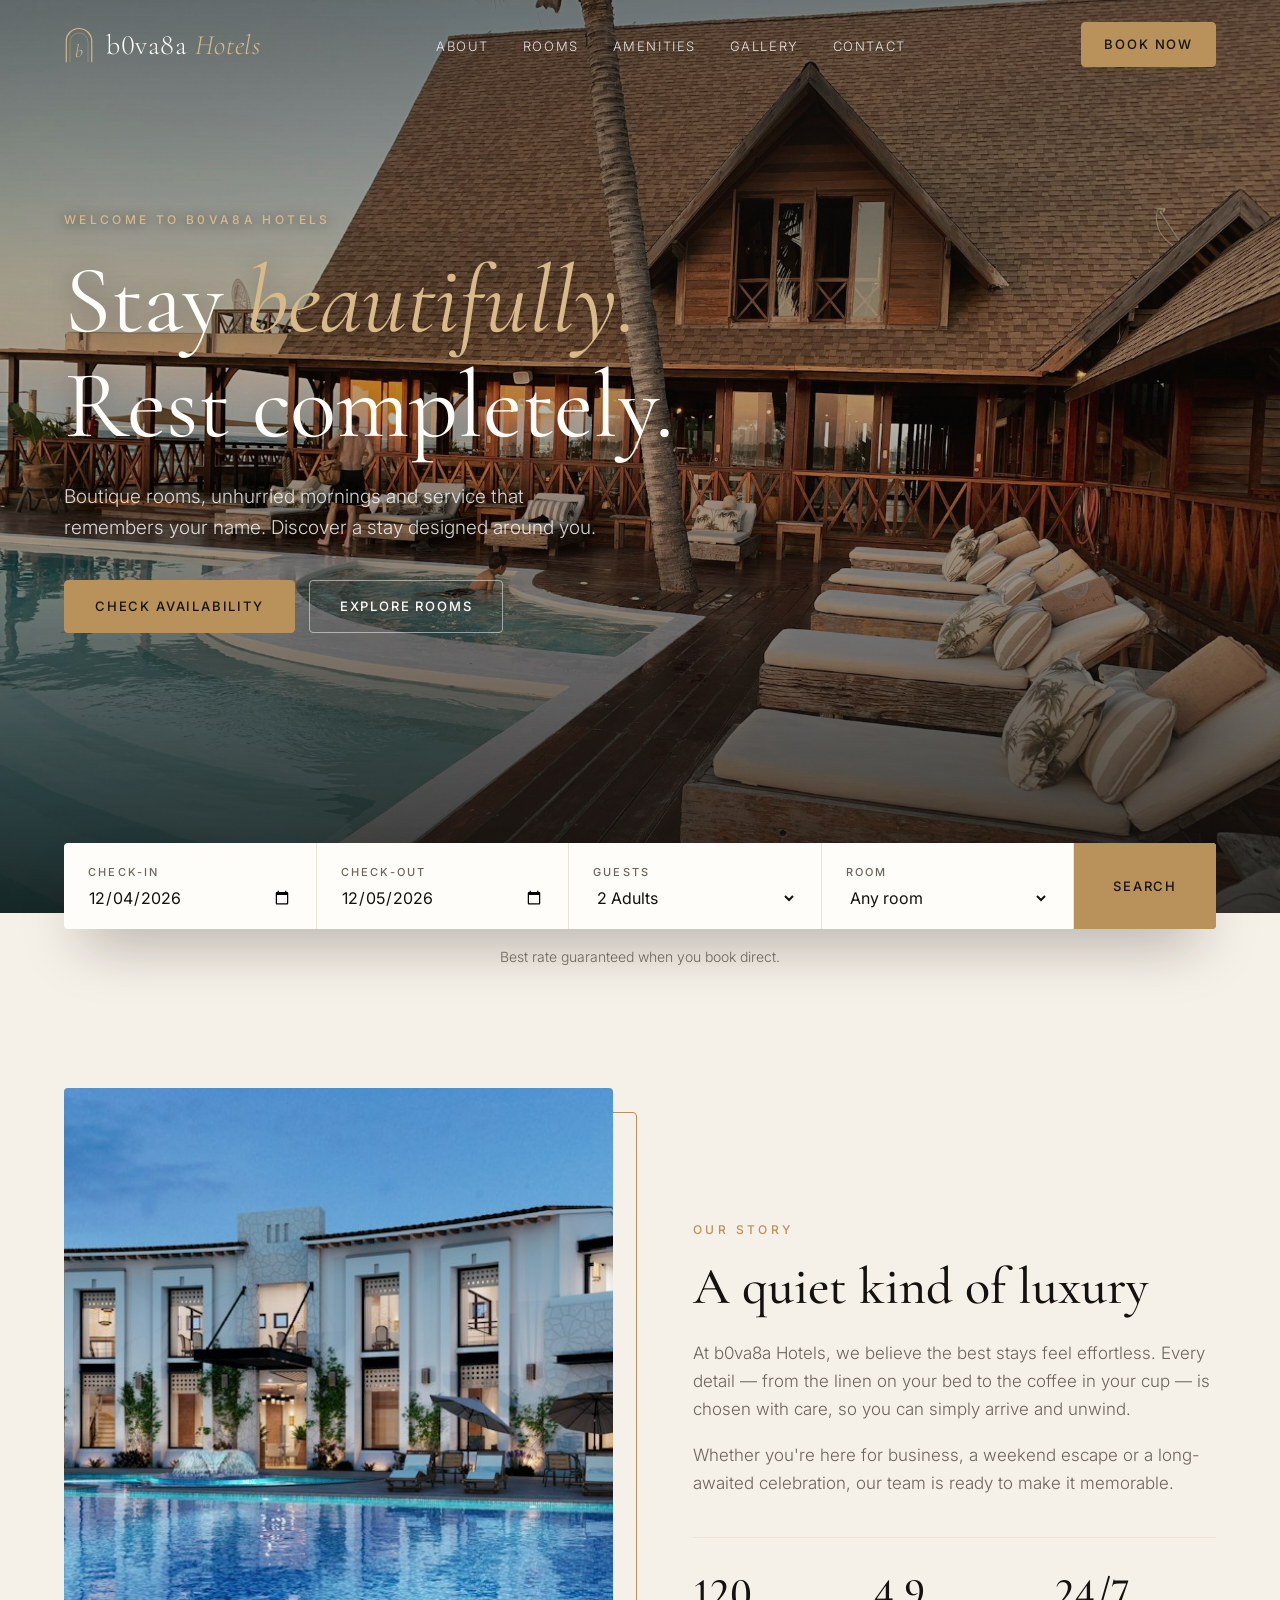
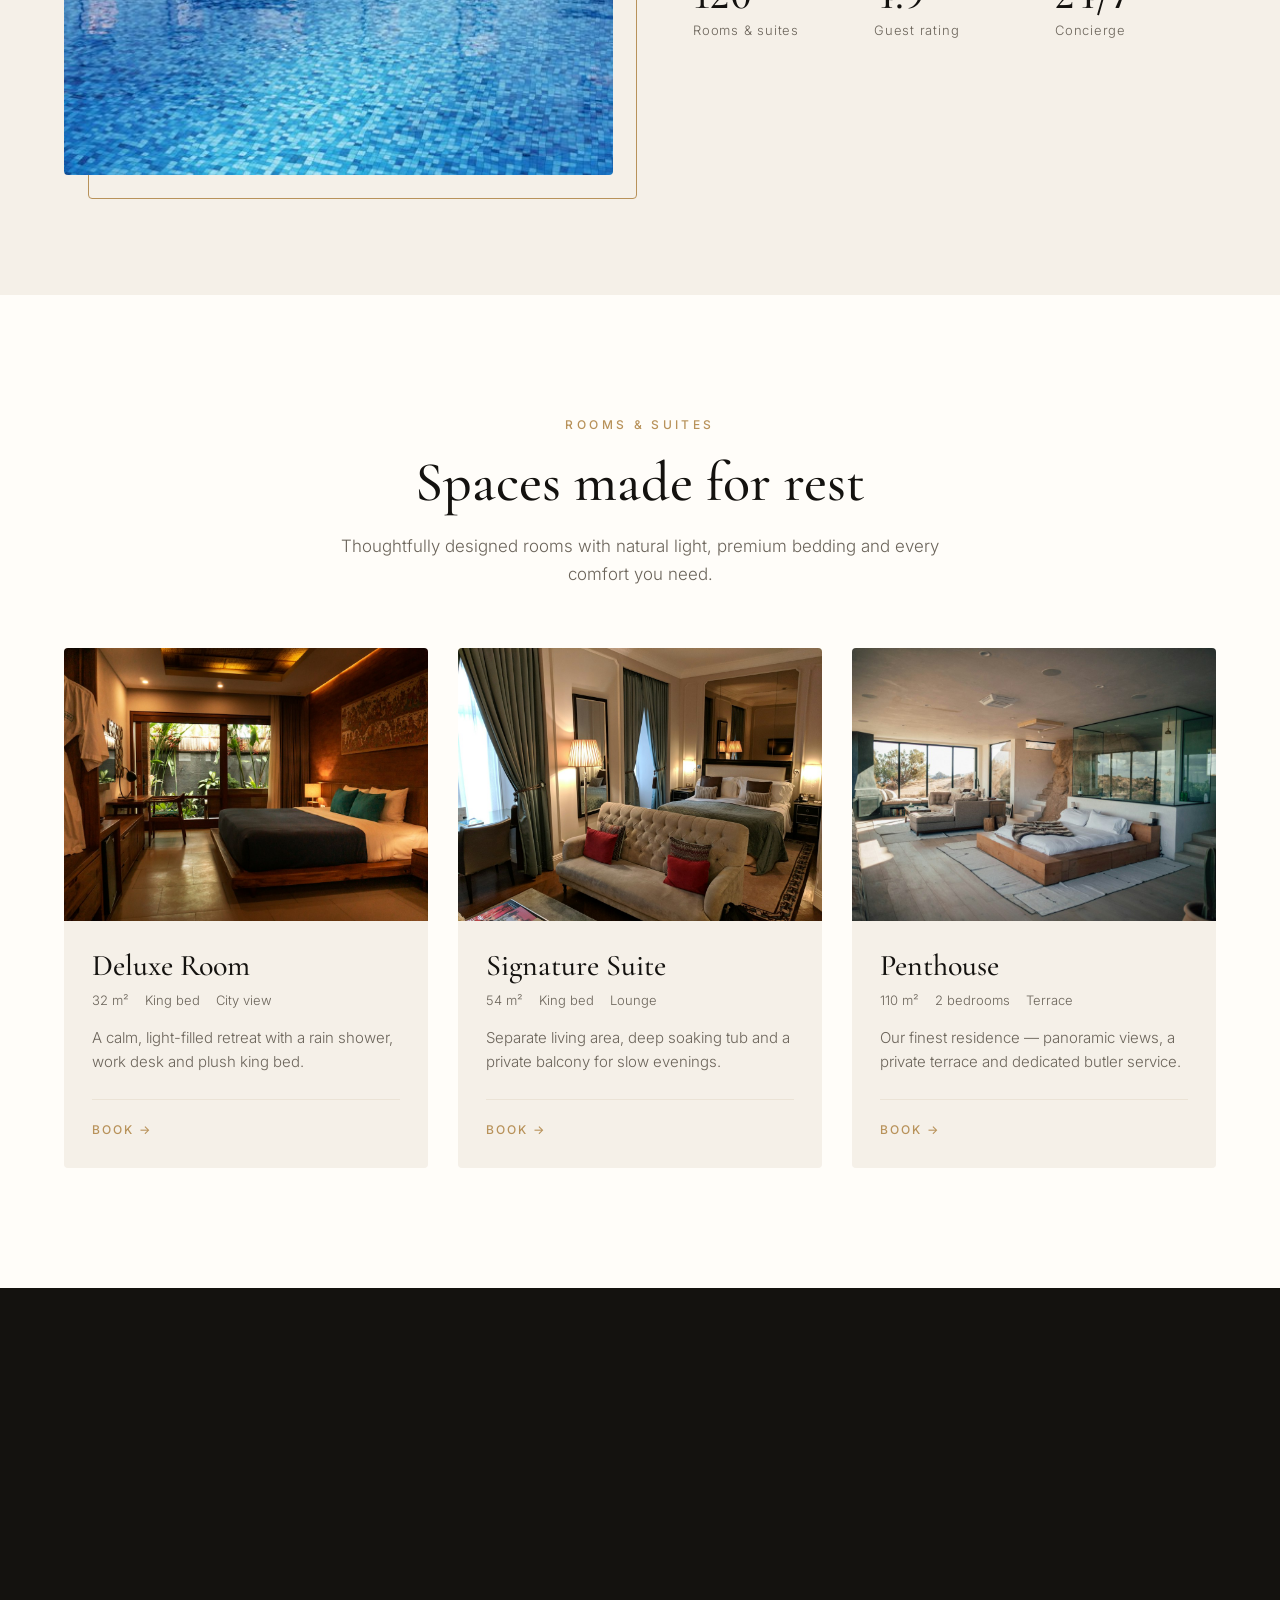
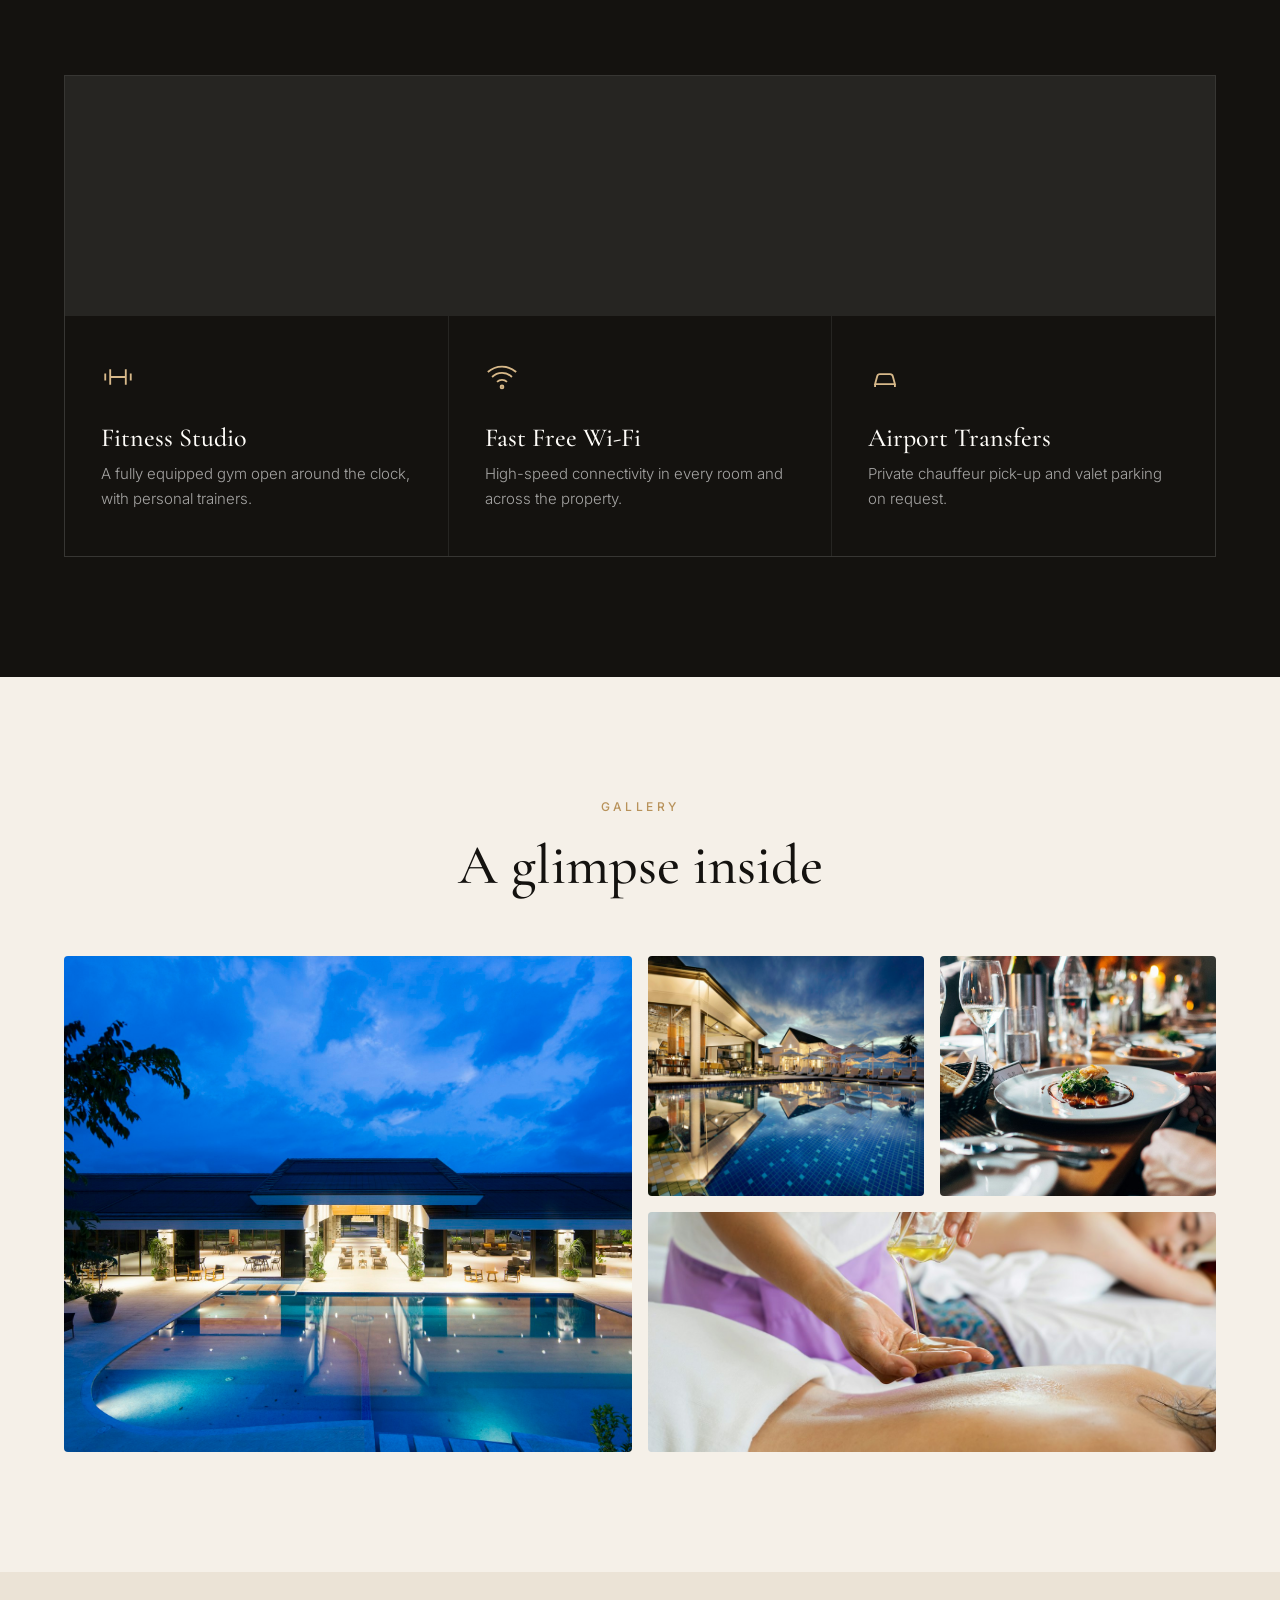
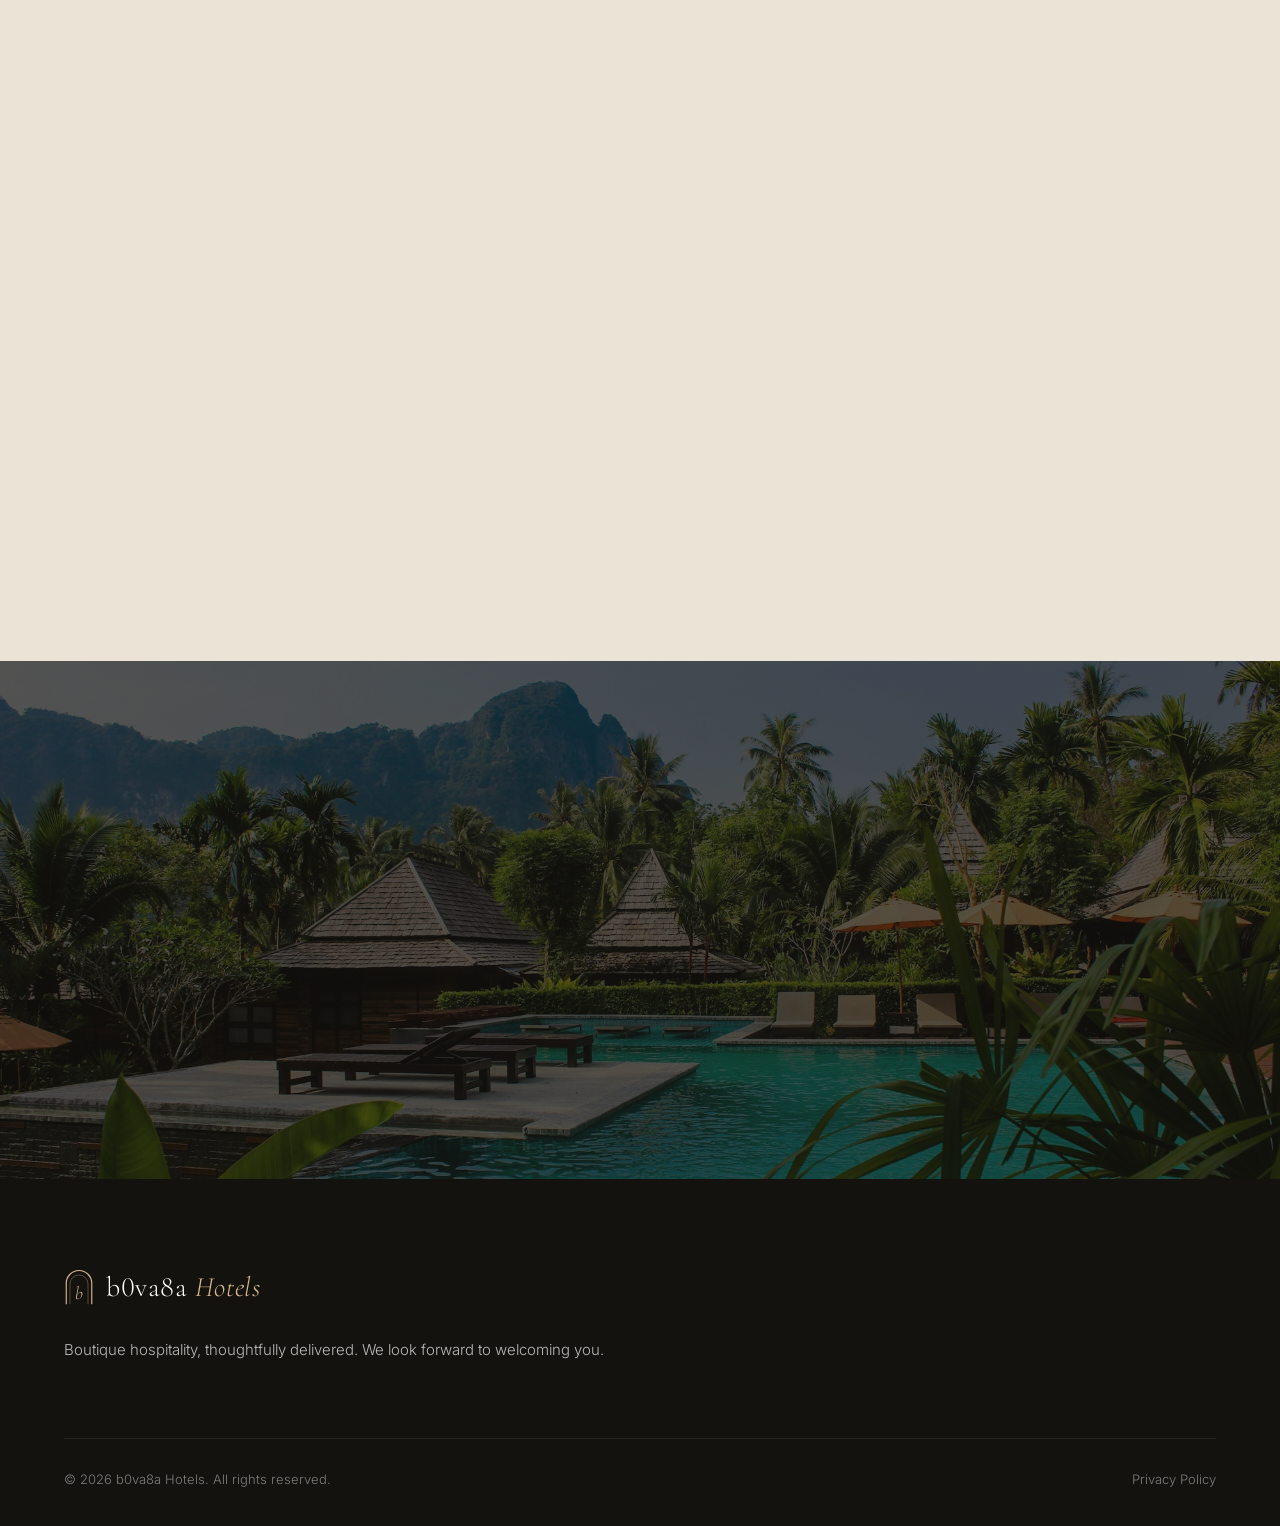
<file: index.html>
<!doctype html>
<html lang="en">
<head>
  <meta charset="utf-8">
  <meta name="viewport" content="width=device-width, initial-scale=1">
  <title>b0va8a Hotels — Stay Beautifully</title>
  <meta name="description" content="b0va8a Hotels — boutique stays with thoughtful service, calm rooms and unforgettable dining. Book your stay directly for the best rate.">
  <meta property="og:title" content="b0va8a Hotels">
  <meta property="og:description" content="Boutique stays with thoughtful service. Book direct for the best rate.">
  <meta property="og:type" content="website">
  <meta name="theme-color" content="#14120f">
  <link rel="icon" href="favicon.svg" type="image/svg+xml">
  <link rel="preconnect" href="https://fonts.googleapis.com">
  <link rel="preconnect" href="https://fonts.gstatic.com" crossorigin>
  <link href="https://fonts.googleapis.com/css2?family=Cormorant+Garamond:ital,wght@0,400;0,500;0,600;1,400&family=Inter:wght@300;400;500;600&display=swap" rel="stylesheet">
  <link rel="stylesheet" href="styles.css">
</head>
<body>

  <!-- Header -->
  <header class="header" id="header">
    <div class="container nav">
      <a href="#top" class="logo"><svg class="logo-mark" viewBox="0 0 40 48" aria-hidden="true"><path d="M3 47V19a17 17 0 0 1 34 0v28" fill="none" stroke="currentColor" stroke-width="1.5"/><path d="M8 47V20a12 12 0 0 1 24 0v27" fill="none" stroke="currentColor" stroke-width=".75" opacity=".6"/><text x="20" y="40" text-anchor="middle" font-family="Cormorant Garamond, Georgia, serif" font-size="24" font-style="italic" fill="currentColor">b</text></svg><span class="logo-word">b0va8a <span>Hotels</span></span></a>
      <ul class="nav-links" id="navLinks">
        <li><a href="#about">About</a></li>
        <li><a href="#rooms">Rooms</a></li>
        <li><a href="#amenities">Amenities</a></li>
        <li><a href="#gallery">Gallery</a></li>
        <li><a href="contact.html">Contact</a></li>
      </ul>
      <a href="contact.html" class="btn nav-cta">Book Now</a>
      <button class="menu-toggle" id="menuToggle" aria-label="Open menu" aria-expanded="false">
        <svg width="26" height="26" viewBox="0 0 24 24" fill="none" stroke="currentColor" stroke-width="1.5"><path d="M3 7h18M3 12h18M3 17h18"/></svg>
      </button>
    </div>
  </header>

  <!-- Hero -->
  <main id="top">
    <section class="hero">
      <div class="container">
        <div class="hero-content">
          <span class="eyebrow">Welcome to b0va8a Hotels</span>
          <h1>Stay <em>beautifully.</em><br>Rest completely.</h1>
          <p>Boutique rooms, unhurried mornings and service that remembers your name. Discover a stay designed around you.</p>
          <div class="hero-actions">
            <a href="contact.html" class="btn">Check Availability</a>
            <a href="contact.html" class="btn btn-ghost">Explore Rooms</a>
          </div>
        </div>
      </div>
    </section>

    <!-- Booking bar -->
    <div class="booking-wrap" id="book">
      <div class="container">
        <form class="booking" id="bookingForm" novalidate>
          <div class="field">
            <label for="checkin">Check-in</label>
            <input type="date" id="checkin" required>
          </div>
          <div class="field">
            <label for="checkout">Check-out</label>
            <input type="date" id="checkout" required>
          </div>
          <div class="field">
            <label for="guests">Guests</label>
            <select id="guests">
              <option>1 Adult</option>
              <option selected>2 Adults</option>
              <option>2 Adults, 1 Child</option>
              <option>2 Adults, 2 Children</option>
              <option>3+ Guests</option>
            </select>
          </div>
          <div class="field">
            <label for="roomType">Room</label>
            <select id="roomType">
              <option>Any room</option>
              <option>Deluxe Room</option>
              <option>Signature Suite</option>
              <option>Penthouse</option>
            </select>
          </div>
          <button type="submit" class="btn">Search</button>
        </form>
        <p class="booking-msg" id="bookingMsg" role="status" aria-live="polite">Best rate guaranteed when you book direct.</p>
      </div>
    </div>

    <!-- About -->
    <section id="about">
      <div class="container about-grid">
        <div class="about-media reveal" role="img" aria-label="Hotel exterior and pool at dusk"></div>
        <div class="about-text reveal">
          <span class="eyebrow">Our Story</span>
          <h2>A quiet kind of luxury</h2>
          <p>At b0va8a Hotels, we believe the best stays feel effortless. Every detail — from the linen on your bed to the coffee in your cup — is chosen with care, so you can simply arrive and unwind.</p>
          <p>Whether you're here for business, a weekend escape or a long-awaited celebration, our team is ready to make it memorable.</p>
          <div class="stats">
            <div class="stat"><strong data-count="120">0</strong><span>Rooms &amp; suites</span></div>
            <div class="stat"><strong data-count="4.9" data-decimals="1">0</strong><span>Guest rating</span></div>
            <div class="stat"><strong data-count="24" data-suffix="/7">0</strong><span>Concierge</span></div>
          </div>
        </div>
      </div>
    </section>

    <!-- Rooms -->
    <section class="rooms" id="rooms">
      <div class="container">
        <div class="section-head center reveal">
          <span class="eyebrow">Rooms &amp; Suites</span>
          <h2>Spaces made for rest</h2>
          <p>Thoughtfully designed rooms with natural light, premium bedding and every comfort you need.</p>
        </div>
        <div class="room-grid">
          <article class="room reveal">
            <div class="room-img r1" role="img" aria-label="Deluxe room"></div>
            <div class="room-body">
              <h3>Deluxe Room</h3>
              <div class="room-meta"><span>32 m²</span><span>King bed</span><span>City view</span></div>
              <p>A calm, light-filled retreat with a rain shower, work desk and plush king bed.</p>
              <div class="room-foot">
                <a href="contact.html" class="link-arrow" data-room="Deluxe Room">Book →</a>
              </div>
            </div>
          </article>
          <article class="room reveal">
            <div class="room-img r2" role="img" aria-label="Signature suite"></div>
            <div class="room-body">
              <h3>Signature Suite</h3>
              <div class="room-meta"><span>54 m²</span><span>King bed</span><span>Lounge</span></div>
              <p>Separate living area, deep soaking tub and a private balcony for slow evenings.</p>
              <div class="room-foot">
                <a href="contact.html" class="link-arrow" data-room="Signature Suite">Book →</a>
              </div>
            </div>
          </article>
          <article class="room reveal">
            <div class="room-img r3" role="img" aria-label="Penthouse"></div>
            <div class="room-body">
              <h3>Penthouse</h3>
              <div class="room-meta"><span>110 m²</span><span>2 bedrooms</span><span>Terrace</span></div>
              <p>Our finest residence — panoramic views, a private terrace and dedicated butler service.</p>
              <div class="room-foot">
                <a href="contact.html" class="link-arrow" data-room="Penthouse">Book →</a>
              </div>
            </div>
          </article>
        </div>
      </div>
    </section>

    <!-- Amenities -->
    <section class="amenities" id="amenities">
      <div class="container">
        <div class="section-head reveal">
          <span class="eyebrow">Amenities</span>
          <h2>Everything, thoughtfully considered</h2>
          <p>From sunrise yoga to late-night room service, we've got every moment covered.</p>
        </div>
        <div class="amenity-grid">
          <div class="amenity reveal">
            <svg viewBox="0 0 24 24" fill="none" stroke-width="1.3"><path d="M3 18c2 0 2-1.5 4.5-1.5S9.5 18 12 18s2-1.5 4.5-1.5S19 18 21 18M3 14c2 0 2-1.5 4.5-1.5S9.5 14 12 14s2-1.5 4.5-1.5S19 14 21 14M8 10V5a2 2 0 0 1 4 0M16 10V5a2 2 0 0 0-4 0"/></svg>
            <h3>Rooftop Pool</h3>
            <p>Heated infinity pool with skyline views and poolside cabanas.</p>
          </div>
          <div class="amenity reveal">
            <svg viewBox="0 0 24 24" fill="none" stroke-width="1.3"><path d="M7 3v8a3 3 0 0 0 6 0V3M10 3v18M17 3c-1.5 1-2 3-2 6s1 4 2 4v8"/></svg>
            <h3>Fine Dining</h3>
            <p>Seasonal menus from our chef, plus an all-day café and bar.</p>
          </div>
          <div class="amenity reveal">
            <svg viewBox="0 0 24 24" fill="none" stroke-width="1.3"><path d="M12 21c-4-2-7-5-7-9a7 7 0 0 1 14 0c0 4-3 7-7 9z"/><path d="M12 8v6M9 11h6"/></svg>
            <h3>Spa &amp; Wellness</h3>
            <p>Massage, sauna and steam rooms to restore body and mind.</p>
          </div>
          <div class="amenity reveal">
            <svg viewBox="0 0 24 24" fill="none" stroke-width="1.3"><path d="M6.5 6.5v11M17.5 6.5v11M3 9.5v5M21 9.5v5M6.5 12h11"/></svg>
            <h3>Fitness Studio</h3>
            <p>A fully equipped gym open around the clock, with personal trainers.</p>
          </div>
          <div class="amenity reveal">
            <svg viewBox="0 0 24 24" fill="none" stroke-width="1.3"><path d="M2 8.5a15 15 0 0 1 20 0M5 12a10 10 0 0 1 14 0M8.5 15.5a5 5 0 0 1 7 0"/><circle cx="12" cy="19" r="1"/></svg>
            <h3>Fast Free Wi-Fi</h3>
            <p>High-speed connectivity in every room and across the property.</p>
          </div>
          <div class="amenity reveal">
            <svg viewBox="0 0 24 24" fill="none" stroke-width="1.3"><path d="M5 17h14l-1.5-5.5A2 2 0 0 0 15.6 10H8.4a2 2 0 0 0-1.9 1.5L5 17zM5 17v2M19 17v2M8 14h.01M16 14h.01"/></svg>
            <h3>Airport Transfers</h3>
            <p>Private chauffeur pick-up and valet parking on request.</p>
          </div>
        </div>
      </div>
    </section>

    <!-- Gallery -->
    <section id="gallery">
      <div class="container">
        <div class="section-head center reveal">
          <span class="eyebrow">Gallery</span>
          <h2>A glimpse inside</h2>
        </div>
        <div class="gallery-grid reveal">
          <div class="g g1" role="img" aria-label="Hotel exterior"></div>
          <div class="g g2" role="img" aria-label="Pool"></div>
          <div class="g g3" role="img" aria-label="Restaurant"></div>
          <div class="g g4" role="img" aria-label="Spa"></div>
        </div>
      </div>
    </section>

    <!-- Testimonials -->
    <section class="testimonials">
      <div class="container">
        <div class="section-head center reveal">
          <span class="eyebrow">Guest Stories</span>
          <h2>Words from our guests</h2>
        </div>
        <div class="quote-grid">
          <figure class="quote reveal" style="margin:0">
            <div class="stars">★★★★★</div>
            <blockquote>“The calmest hotel stay I've had in years. The staff thought of things before we did.”</blockquote>
            <cite><strong>Guest review</strong>Weekend getaway</cite>
          </figure>
          <figure class="quote reveal" style="margin:0">
            <div class="stars">★★★★★</div>
            <blockquote>“Beautiful rooms, an incredible breakfast and the rooftop pool at sunset — perfect.”</blockquote>
            <cite><strong>Guest review</strong>Anniversary trip</cite>
          </figure>
          <figure class="quote reveal" style="margin:0">
            <div class="stars">★★★★★</div>
            <blockquote>“Ideal for business travel. Quiet, fast Wi-Fi and a team that makes everything easy.”</blockquote>
            <cite><strong>Guest review</strong>Business stay</cite>
          </figure>
        </div>
      </div>
    </section>

    <!-- CTA -->
    <section class="cta">
      <div class="container reveal">
        <span class="eyebrow">Book Direct &amp; Save</span>
        <h2>Your stay begins here</h2>
        <p>Enjoy our best available rate, complimentary breakfast and late checkout when you book directly with us.</p>
        <a href="contact.html" class="btn">Reserve Your Room</a>
      </div>
    </section>
  </main>

  <!-- Footer / Contact -->
  <footer class="footer" id="contact">
    <div class="container">
      <div class="footer-grid">
        <div>
          <a href="#top" class="logo"><svg class="logo-mark" viewBox="0 0 40 48" aria-hidden="true"><path d="M3 47V19a17 17 0 0 1 34 0v28" fill="none" stroke="currentColor" stroke-width="1.5"/><path d="M8 47V20a12 12 0 0 1 24 0v27" fill="none" stroke="currentColor" stroke-width=".75" opacity=".6"/><text x="20" y="40" text-anchor="middle" font-family="Cormorant Garamond, Georgia, serif" font-size="24" font-style="italic" fill="currentColor">b</text></svg><span class="logo-word">b0va8a <span>Hotels</span></span></a>
          <p>Boutique hospitality, thoughtfully delivered. We look forward to welcoming you.</p>
        </div>
      </div>
      <div class="footer-bottom">
        <span>© <span id="year"></span> b0va8a Hotels. All rights reserved.</span>
        <span><a href="privacy.html">Privacy Policy</a></span>
      </div>
    </div>
  </footer>

  <script>
    // Sticky header
    const header = document.getElementById('header');
    const onScroll = () => header.classList.toggle('scrolled', window.scrollY > 40);
    onScroll();
    window.addEventListener('scroll', onScroll, { passive: true });

    // Mobile menu
    const toggle = document.getElementById('menuToggle');
    const links = document.getElementById('navLinks');
    toggle.addEventListener('click', () => {
      const open = links.classList.toggle('open');
      toggle.setAttribute('aria-expanded', open);
    });
    links.querySelectorAll('a').forEach(a => a.addEventListener('click', () => {
      links.classList.remove('open');
      toggle.setAttribute('aria-expanded', 'false');
    }));

    // Booking dates: default today → tomorrow, enforce order
    const checkin = document.getElementById('checkin');
    const checkout = document.getElementById('checkout');
    const iso = d => d.toISOString().slice(0, 10);
    const today = new Date();
    const tomorrow = new Date(Date.now() + 864e5);
    checkin.min = iso(today); checkin.value = iso(today);
    checkout.min = iso(tomorrow); checkout.value = iso(tomorrow);
    checkin.addEventListener('change', () => {
      const next = new Date(new Date(checkin.value).getTime() + 864e5);
      checkout.min = iso(next);
      if (checkout.value <= checkin.value) checkout.value = iso(next);
    });

    // Room "Book" links preselect room type
    const roomType = document.getElementById('roomType');
    document.querySelectorAll('[data-room]').forEach(a =>
      a.addEventListener('click', () => { roomType.value = a.dataset.room; })
    );

    // Booking submit (replace with your booking engine / backend)
    const msg = document.getElementById('bookingMsg');
    document.getElementById('bookingForm').addEventListener('submit', e => {
      e.preventDefault();
      if (!checkin.value || !checkout.value || checkout.value <= checkin.value) {
        msg.textContent = 'Please choose a check-out date after your check-in date.';
        return;
      }
      window.location.href = 'contact.html';
    });

    // Year
    document.getElementById('year').textContent = new Date().getFullYear();

    // Reveal on scroll + stat counters
    const animateCount = el => {
      const target = parseFloat(el.dataset.count);
      const dec = parseInt(el.dataset.decimals || 0, 10);
      const suffix = el.dataset.suffix || '';
      const start = performance.now(), dur = 1400;
      const step = t => {
        const p = Math.min((t - start) / dur, 1);
        const eased = 1 - Math.pow(1 - p, 3);
        el.textContent = (target * eased).toFixed(dec) + suffix;
        if (p < 1) requestAnimationFrame(step);
      };
      requestAnimationFrame(step);
    };
    const io = new IntersectionObserver(entries => {
      entries.forEach(entry => {
        if (!entry.isIntersecting) return;
        entry.target.classList.add('in');
        entry.target.querySelectorAll('[data-count]').forEach(animateCount);
        io.unobserve(entry.target);
      });
    }, { threshold: 0.15 });
    document.querySelectorAll('.reveal').forEach(el => io.observe(el));
  </script>
</body>
</html>
</file>
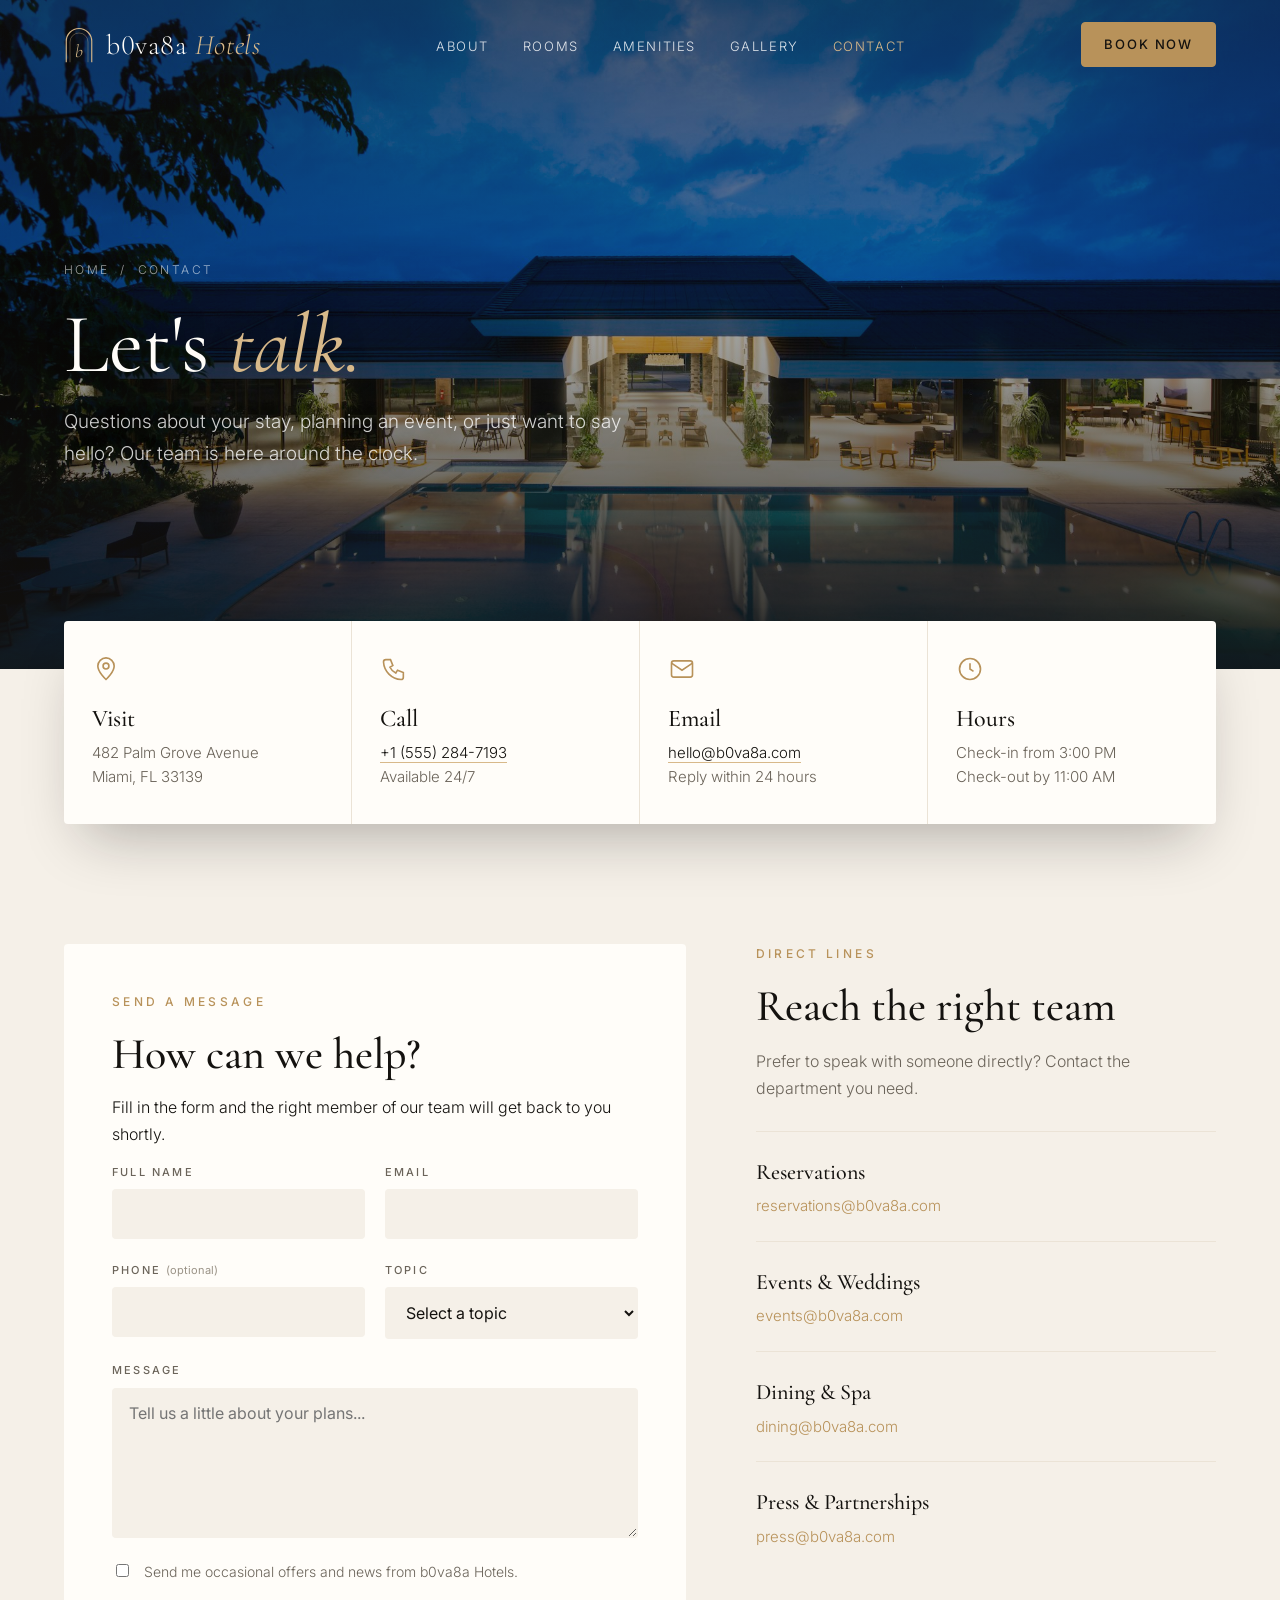
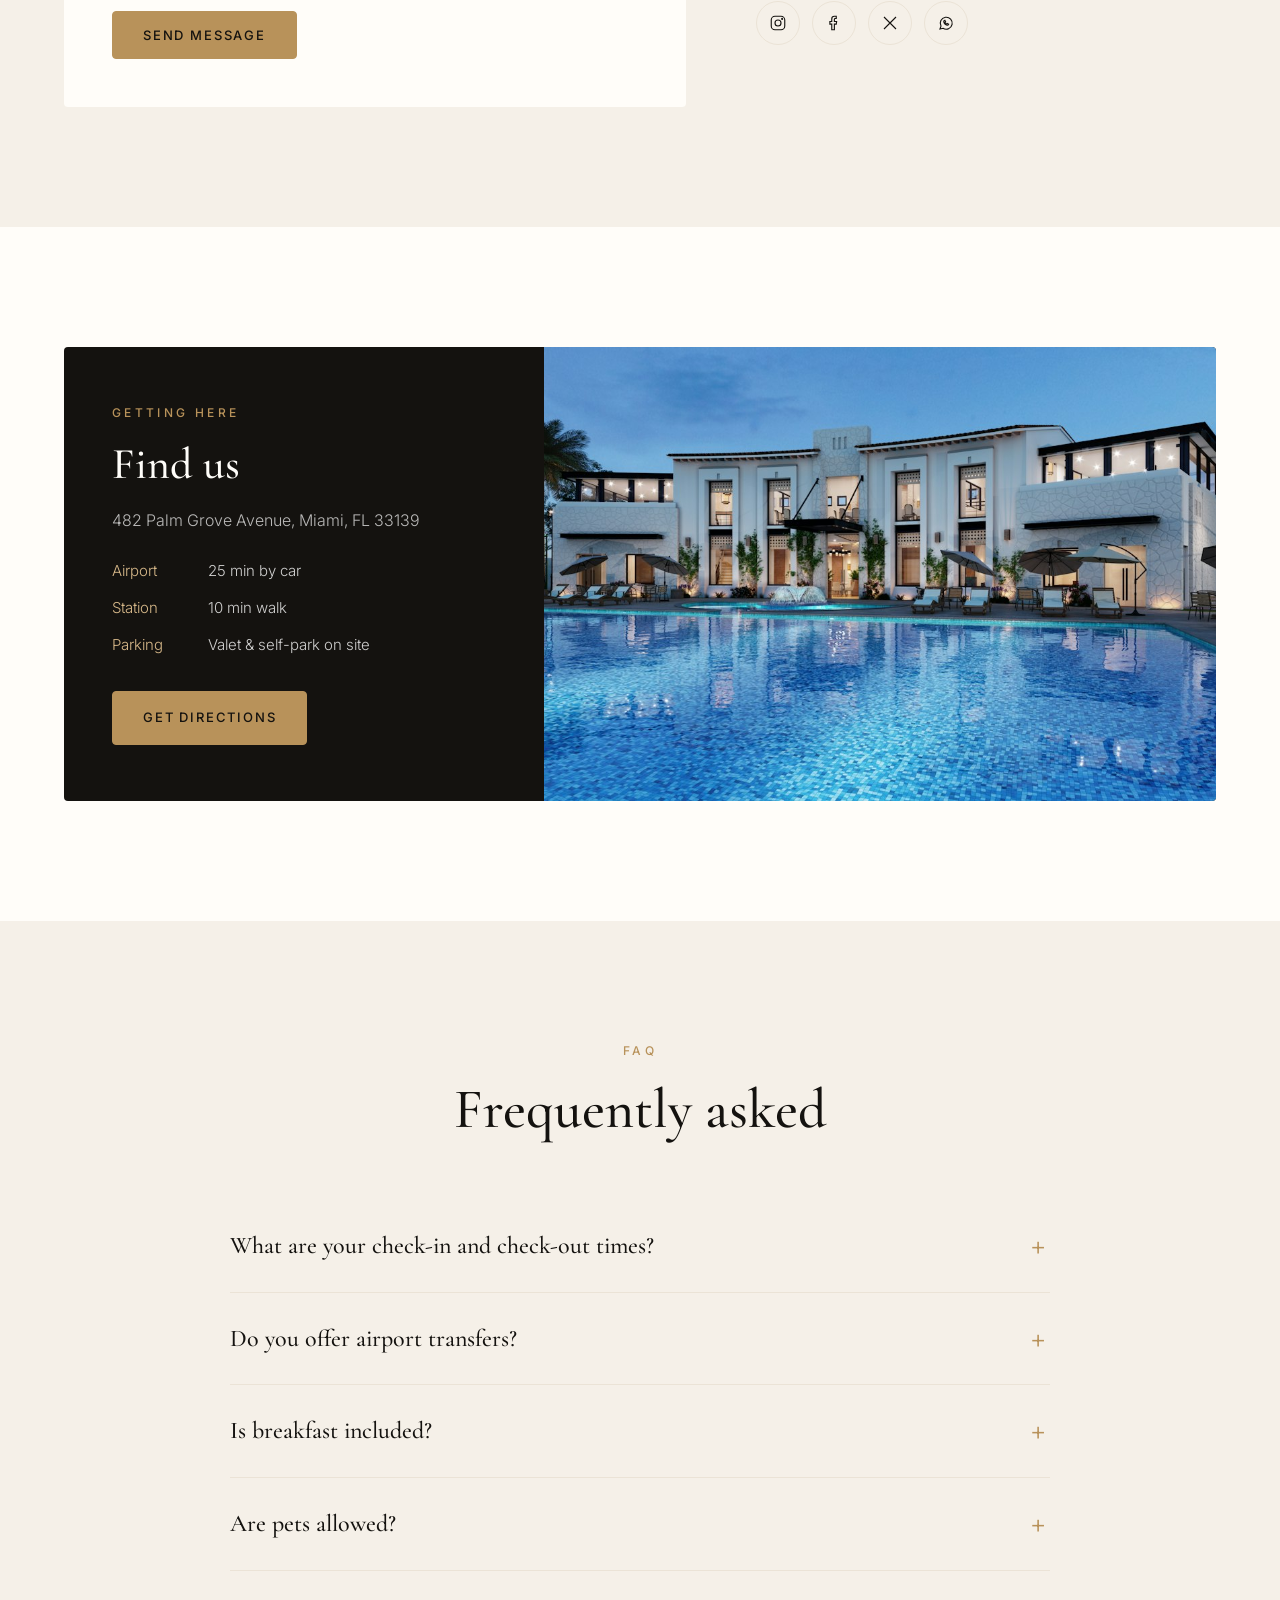
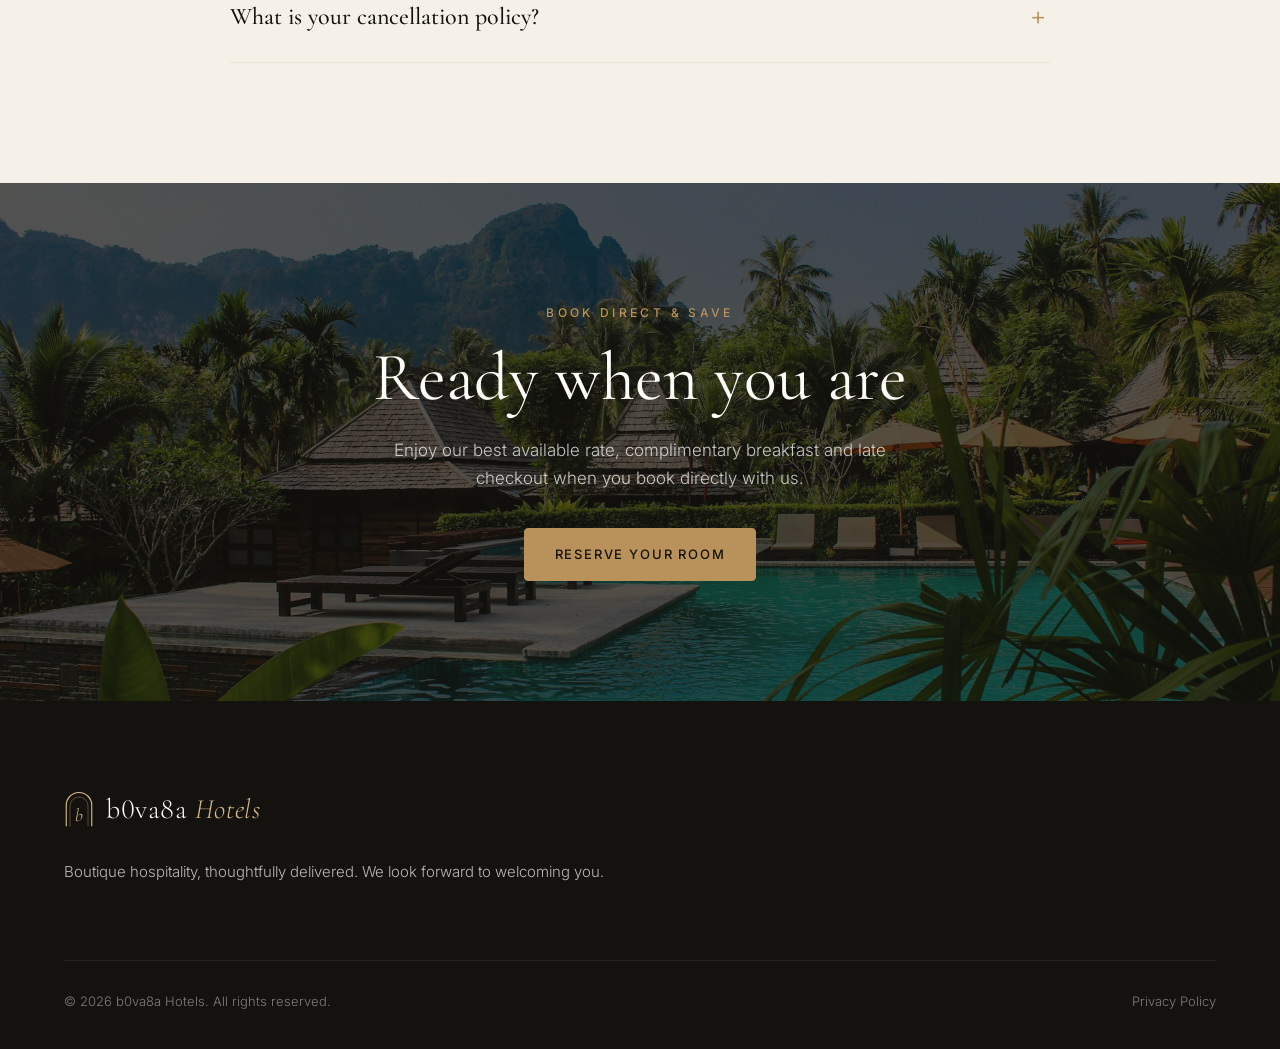
<file: contact.html>
<!doctype html>
<html lang="en">
<head>
  <meta charset="utf-8">
  <meta name="viewport" content="width=device-width, initial-scale=1">
  <title>Contact Us — b0va8a Hotels</title>
  <meta name="description" content="Get in touch with b0va8a Hotels — reservations, events, and guest enquiries. We're here 24/7.">
  <meta property="og:title" content="Contact Us — b0va8a Hotels">
  <meta property="og:description" content="Reservations, events and guest enquiries. We're here 24/7.">
  <meta property="og:type" content="website">
  <meta name="theme-color" content="#14120f">
  <link rel="icon" href="favicon.svg" type="image/svg+xml">
  <link rel="preconnect" href="https://fonts.googleapis.com">
  <link rel="preconnect" href="https://fonts.gstatic.com" crossorigin>
  <link href="https://fonts.googleapis.com/css2?family=Cormorant+Garamond:ital,wght@0,400;0,500;0,600;1,400&family=Inter:wght@300;400;500;600&display=swap" rel="stylesheet">
  <link rel="stylesheet" href="styles.css">
  <style>
    /* ---------- Contact page ---------- */
    .page-hero {
      position: relative; min-height: clamp(440px, 62vh, 640px); display: flex; align-items: flex-end; color: var(--white);
      background:
        linear-gradient(180deg, rgba(20,18,15,.6) 0%, rgba(20,18,15,.35) 45%, rgba(20,18,15,.88) 100%),
        url("gallery-1.jpg") center / cover no-repeat,
        radial-gradient(ellipse at 70% 30%, #5a4632 0%, #2a221a 45%, #14120f 100%);
    }
    .page-hero .container { padding-top: 140px; padding-bottom: 80px; }
    .page-hero h1 { font-size: clamp(46px, 7vw, 84px); font-weight: 400; margin-bottom: 16px; }
    .page-hero h1 em { color: var(--gold-light); }
    .page-hero p { font-size: clamp(16px, 2vw, 19px); color: rgba(255,255,255,.8); max-width: 560px; margin: 0; }
    .page-hero .eyebrow { color: var(--gold-light); }
    .page-hero h1, .page-hero p { text-shadow: 0 2px 24px rgba(0,0,0,.35); }
    .crumbs { font-size: 12px; letter-spacing: .2em; text-transform: uppercase; color: rgba(255,255,255,.6); margin-bottom: 18px; }
    .crumbs a:hover { color: var(--gold-light); }

    /* Info cards */
    .info-wrap { position: relative; z-index: 5; margin-top: -48px; }
    .info-grid { display: grid; grid-template-columns: repeat(4, 1fr); background: var(--white); border-radius: var(--radius); box-shadow: 0 30px 60px -20px rgba(20,18,15,.3); overflow: hidden; }
    .info { padding: 34px 28px; border-right: 1px solid var(--sand-2); }
    .info:last-child { border-right: 0; }
    .info svg { width: 28px; height: 28px; stroke: var(--gold); margin-bottom: 16px; }
    .info h3 { font-size: 24px; margin-bottom: 8px; }
    .info p { margin: 0; color: var(--stone); font-size: 15px; }
    .info a { color: var(--ink); border-bottom: 1px solid var(--gold-light); }
    .info a:hover { color: var(--gold); }

    /* Form + side */
    .contact-grid { display: grid; grid-template-columns: 1.35fr 1fr; gap: 70px; align-items: start; }
    .contact-form { background: var(--white); padding: 48px; border-radius: var(--radius); }
    .contact-form h2 { font-size: clamp(32px, 4vw, 44px); margin-bottom: 10px; }
    .contact-form > p { color: var(--stone); margin: 0 0 32px; }
    .form-row { display: grid; grid-template-columns: 1fr 1fr; gap: 20px; }
    .form-field { display: flex; flex-direction: column; gap: 8px; margin-bottom: 22px; }
    .form-field label { font-size: 11px; letter-spacing: .2em; text-transform: uppercase; color: var(--stone); font-weight: 500; }
    .form-field label .opt { text-transform: none; letter-spacing: 0; color: #9a9286; font-weight: 400; }
    .form-field input, .form-field select, .form-field textarea {
      font: 400 16px var(--sans); color: var(--ink);
      background: var(--sand); border: 1px solid transparent; border-radius: var(--radius);
      padding: 14px 16px; outline: none; width: 100%; transition: border-color .2s, background .2s;
    }
    .form-field textarea { min-height: 150px; resize: vertical; }
    .form-field input:focus, .form-field select:focus, .form-field textarea:focus { border-color: var(--gold); background: var(--white); }
    .form-field.invalid input, .form-field.invalid select, .form-field.invalid textarea { border-color: #b4533c; }
    .err { font-size: 13px; color: #b4533c; min-height: 0; display: none; }
    .form-field.invalid .err { display: block; }
    .check { display: flex; gap: 12px; align-items: flex-start; font-size: 14px; color: var(--stone); margin: 4px 0 28px; }
    .check input { margin-top: 4px; accent-color: var(--gold); }
    .form-success { display: none; text-align: center; padding: 40px 10px; }
    .form-success svg { width: 56px; height: 56px; stroke: var(--gold); margin: 0 auto 18px; }
    .form-success h3 { font-size: 34px; margin-bottom: 10px; }
    .form-success p { color: var(--stone); margin: 0 0 26px; }
    .sent .form-body { display: none; }
    .sent .form-success { display: block; }

    .side h2 { font-size: clamp(32px, 4vw, 44px); margin-bottom: 18px; }
    .side > p { color: var(--stone); margin: 0 0 30px; }
    .dept { border-top: 1px solid var(--sand-2); padding: 22px 0; }
    .dept:last-of-type { border-bottom: 1px solid var(--sand-2); }
    .dept h4 { margin: 0 0 4px; font-family: var(--serif); font-size: 22px; font-weight: 500; }
    .dept p { margin: 0; color: var(--stone); font-size: 15px; }
    .dept a { color: var(--gold); }
    .dept a:hover { color: var(--ink); }
    .socials { display: flex; gap: 12px; margin-top: 30px; }
    .socials a { width: 44px; height: 44px; border: 1px solid var(--sand-2); border-radius: 50%; display: grid; place-items: center; transition: background .2s, border-color .2s; }
    .socials a:hover { background: var(--ink); border-color: var(--ink); }
    .socials a:hover svg { stroke: var(--white); }
    .socials svg { width: 18px; height: 18px; stroke: var(--ink); }

    /* Location */
    .location { background: var(--white); }
    .location-grid { display: grid; grid-template-columns: 1fr 1.4fr; gap: 0; border-radius: var(--radius); overflow: hidden; background: var(--ink); color: var(--white); }
    .location-text { padding: 56px 48px; }
    .location-text h2 { font-size: clamp(32px, 4vw, 44px); margin-bottom: 18px; }
    .location-text p { color: rgba(255,255,255,.7); margin: 0 0 14px; }
    .location-text ul { list-style: none; padding: 0; margin: 26px 0 34px; display: grid; gap: 12px; color: rgba(255,255,255,.8); font-size: 15px; }
    .location-text li span { color: var(--gold-light); display: inline-block; min-width: 92px; }
    .location-img { min-height: 380px; background: url("lobby.jpg") center/cover, linear-gradient(150deg, #c9b597, #4a3d2e); }

    /* FAQ */
    .faq { max-width: 820px; margin: 0 auto; }
    .faq details { border-bottom: 1px solid var(--sand-2); }
    .faq summary {
      list-style: none; cursor: pointer; padding: 26px 40px 26px 0; position: relative;
      font-family: var(--serif); font-size: 24px; font-weight: 500;
    }
    .faq summary::-webkit-details-marker { display: none; }
    .faq summary::after {
      content: "+"; position: absolute; right: 4px; top: 50%; transform: translateY(-50%);
      font-family: var(--sans); font-weight: 300; font-size: 26px; color: var(--gold); transition: transform .25s;
    }
    .faq details[open] summary::after { transform: translateY(-50%) rotate(45deg); }
    .faq details p { margin: 0 0 26px; color: var(--stone); font-size: 16px; max-width: 700px; }

    @media (max-width: 1000px) {
      .info-grid { grid-template-columns: 1fr 1fr; }
      .info:nth-child(2) { border-right: 0; }
      .info:nth-child(-n+2) { border-bottom: 1px solid var(--sand-2); }
      .contact-grid { grid-template-columns: 1fr; gap: 60px; }
      .location-grid { grid-template-columns: 1fr; }
      .location-img { min-height: 280px; }
    }
    @media (max-width: 640px) {
      .info-grid { grid-template-columns: 1fr; }
      .info { border-right: 0; border-bottom: 1px solid var(--sand-2); }
      .info:last-child { border-bottom: 0; }
      .contact-form { padding: 30px 20px; }
      .form-row { grid-template-columns: 1fr; gap: 0; }
      .location-text { padding: 40px 24px; }
      .faq summary { font-size: 21px; }
    }
  </style>
</head>
<body>

  <!-- Header -->
  <header class="header" id="header">
    <div class="container nav">
      <a href="index.html" class="logo"><svg class="logo-mark" viewBox="0 0 40 48" aria-hidden="true"><path d="M3 47V19a17 17 0 0 1 34 0v28" fill="none" stroke="currentColor" stroke-width="1.5"/><path d="M8 47V20a12 12 0 0 1 24 0v27" fill="none" stroke="currentColor" stroke-width=".75" opacity=".6"/><text x="20" y="40" text-anchor="middle" font-family="Cormorant Garamond, Georgia, serif" font-size="24" font-style="italic" fill="currentColor">b</text></svg><span class="logo-word">b0va8a <span>Hotels</span></span></a>
      <ul class="nav-links" id="navLinks">
        <li><a href="index.html#about">About</a></li>
        <li><a href="index.html#rooms">Rooms</a></li>
        <li><a href="index.html#amenities">Amenities</a></li>
        <li><a href="index.html#gallery">Gallery</a></li>
        <li><a href="contact.html" aria-current="page" style="color:var(--gold-light)">Contact</a></li>
      </ul>
      <a href="contact.html" class="btn nav-cta">Book Now</a>
      <button class="menu-toggle" id="menuToggle" aria-label="Open menu" aria-expanded="false">
        <svg width="26" height="26" viewBox="0 0 24 24" fill="none" stroke="currentColor" stroke-width="1.5"><path d="M3 7h18M3 12h18M3 17h18"/></svg>
      </button>
    </div>
  </header>

  <main>
    <!-- Page hero -->
    <section class="page-hero">
      <div class="container">
        <div class="crumbs"><a href="index.html">Home</a> &nbsp;/&nbsp; Contact</div>
        <h1>Let's <em>talk.</em></h1>
        <p>Questions about your stay, planning an event, or just want to say hello? Our team is here around the clock.</p>
      </div>
    </section>

    <!-- Quick info -->
    <div class="info-wrap">
      <div class="container">
        <div class="info-grid">
          <div class="info reveal">
            <svg viewBox="0 0 24 24" fill="none" stroke-width="1.4"><path d="M12 21s-7-6.2-7-11.5A7 7 0 0 1 19 9.5C19 14.8 12 21 12 21z"/><circle cx="12" cy="9.5" r="2.5"/></svg>
            <h3>Visit</h3>
            <p>482 Palm Grove Avenue<br>Miami, FL 33139</p>
          </div>
          <div class="info reveal">
            <svg viewBox="0 0 24 24" fill="none" stroke-width="1.4"><path d="M5 4h4l2 5-2.5 1.5a11 11 0 0 0 5 5L15 13l5 2v4a2 2 0 0 1-2 2A16 16 0 0 1 3 6a2 2 0 0 1 2-2z"/></svg>
            <h3>Call</h3>
            <p><a href="tel:+15552847193">+1 (555) 284-7193</a><br>Available 24/7</p>
          </div>
          <div class="info reveal">
            <svg viewBox="0 0 24 24" fill="none" stroke-width="1.4"><rect x="3" y="5" width="18" height="14" rx="2"/><path d="m3 7 9 6 9-6"/></svg>
            <h3>Email</h3>
            <p><a href="mailto:hello@b0va8a.com">hello@b0va8a.com</a><br>Reply within 24 hours</p>
          </div>
          <div class="info reveal">
            <svg viewBox="0 0 24 24" fill="none" stroke-width="1.4"><circle cx="12" cy="12" r="9"/><path d="M12 7v5l3 2"/></svg>
            <h3>Hours</h3>
            <p>Check-in from 3:00 PM<br>Check-out by 11:00 AM</p>
          </div>
        </div>
      </div>
    </div>

    <!-- Form + departments -->
    <section>
      <div class="container contact-grid">
        <div class="contact-form reveal" id="formCard">
          <div class="form-body">
            <span class="eyebrow">Send a Message</span>
            <h2>How can we help?</h2>
            <p>Fill in the form and the right member of our team will get back to you shortly.</p>
            <form id="contactForm" novalidate>
              <div class="form-row">
                <div class="form-field">
                  <label for="name">Full name</label>
                  <input id="name" name="name" type="text" autocomplete="name" required>
                  <span class="err">Please enter your name.</span>
                </div>
                <div class="form-field">
                  <label for="email">Email</label>
                  <input id="email" name="email" type="email" autocomplete="email" required>
                  <span class="err">Please enter a valid email address.</span>
                </div>
              </div>
              <div class="form-row">
                <div class="form-field">
                  <label for="phone">Phone <span class="opt">(optional)</span></label>
                  <input id="phone" name="phone" type="tel" autocomplete="tel">
                </div>
                <div class="form-field">
                  <label for="topic">Topic</label>
                  <select id="topic" name="topic" required>
                    <option value="" selected disabled>Select a topic</option>
                    <option>Reservations</option>
                    <option>Existing booking</option>
                    <option>Events &amp; weddings</option>
                    <option>Dining</option>
                    <option>Spa &amp; wellness</option>
                    <option>Feedback</option>
                    <option>Other</option>
                  </select>
                  <span class="err">Please choose a topic.</span>
                </div>
              </div>
              <div class="form-field">
                <label for="message">Message</label>
                <textarea id="message" name="message" required placeholder="Tell us a little about your plans..."></textarea>
                <span class="err">Please write a short message.</span>
              </div>
              <label class="check">
                <input type="checkbox" id="optin" name="optin">
                <span>Send me occasional offers and news from b0va8a Hotels.</span>
              </label>
              <button type="submit" class="btn">Send Message</button>
            </form>
          </div>
          <div class="form-success" role="status" aria-live="polite">
            <svg viewBox="0 0 24 24" fill="none" stroke-width="1.3"><circle cx="12" cy="12" r="10"/><path d="m7.5 12.5 3 3 6-6.5"/></svg>
            <h3>Thank you<span id="thanksName"></span></h3>
            <p>Your message is on its way. We'll be in touch within 24 hours.</p>
            <a href="index.html" class="btn">Back to Home</a>
          </div>
        </div>

        <aside class="side reveal">
          <span class="eyebrow">Direct Lines</span>
          <h2>Reach the right team</h2>
          <p>Prefer to speak with someone directly? Contact the department you need.</p>
          <div class="dept">
            <h4>Reservations</h4>
            <p><a href="mailto:reservations@b0va8a.com">reservations@b0va8a.com</a></p>
          </div>
          <div class="dept">
            <h4>Events &amp; Weddings</h4>
            <p><a href="mailto:events@b0va8a.com">events@b0va8a.com</a></p>
          </div>
          <div class="dept">
            <h4>Dining &amp; Spa</h4>
            <p><a href="mailto:dining@b0va8a.com">dining@b0va8a.com</a></p>
          </div>
          <div class="dept">
            <h4>Press &amp; Partnerships</h4>
            <p><a href="mailto:press@b0va8a.com">press@b0va8a.com</a></p>
          </div>
          <div class="socials">
            <a href="#" aria-label="Instagram"><svg viewBox="0 0 24 24" fill="none" stroke-width="1.5"><rect x="3" y="3" width="18" height="18" rx="5"/><circle cx="12" cy="12" r="4"/><circle cx="17.5" cy="6.5" r=".6"/></svg></a>
            <a href="#" aria-label="Facebook"><svg viewBox="0 0 24 24" fill="none" stroke-width="1.5"><path d="M15 3h-2.5A3.5 3.5 0 0 0 9 6.5V10H6.5v3.5H9V21h3.5v-7.5H15l.5-3.5h-3V7a1 1 0 0 1 1-1H15z"/></svg></a>
            <a href="#" aria-label="X"><svg viewBox="0 0 24 24" fill="none" stroke-width="1.5"><path d="M4 4l16 16M20 4 4 20"/></svg></a>
            <a href="#" aria-label="WhatsApp"><svg viewBox="0 0 24 24" fill="none" stroke-width="1.5"><path d="M4 20l1.3-3.9A8 8 0 1 1 8 19z"/><path d="M9 9.5c0 3 2.5 5.5 5.5 5.5l1-1.5-2-1-1 1a4 4 0 0 1-2-2l1-1-1-2z"/></svg></a>
          </div>
        </aside>
      </div>
    </section>

    <!-- Location -->
    <section class="location">
      <div class="container">
        <div class="location-grid reveal">
          <div class="location-text">
            <span class="eyebrow">Getting Here</span>
            <h2>Find us</h2>
            <p>482 Palm Grove Avenue, Miami, FL 33139</p>
            <ul>
              <li><span>Airport</span> 25 min by car</li>
              <li><span>Station</span> 10 min walk</li>
              <li><span>Parking</span> Valet &amp; self-park on site</li>
            </ul>
            <a class="btn" href="https://www.google.com/maps/search/?api=1&amp;query=482+Palm+Grove+Avenue+Miami+FL+33139" target="_blank" rel="noopener">Get Directions</a>
          </div>
          <div class="location-img" role="img" aria-label="Hotel exterior and pool at dusk"></div>
        </div>
      </div>
    </section>

    <!-- FAQ -->
    <section>
      <div class="container">
        <div class="section-head center reveal">
          <span class="eyebrow">FAQ</span>
          <h2>Frequently asked</h2>
        </div>
        <div class="faq reveal">
          <details>
            <summary>What are your check-in and check-out times?</summary>
            <p>Check-in starts at 3:00 PM and check-out is by 11:00 AM. Early check-in and late check-out are available on request, subject to availability.</p>
          </details>
          <details>
            <summary>Do you offer airport transfers?</summary>
            <p>Yes — private chauffeur transfers can be arranged. Let us know your flight details at least 24 hours before arrival.</p>
          </details>
          <details>
            <summary>Is breakfast included?</summary>
            <p>Breakfast is complimentary when you book directly through our website. It's served daily from 7:00 to 10:30 AM.</p>
          </details>
          <details>
            <summary>Are pets allowed?</summary>
            <p>We welcome small pets in selected rooms. Please contact reservations before booking so we can prepare for your companion.</p>
          </details>
          <details>
            <summary>What is your cancellation policy?</summary>
            <p>Most rates can be cancelled free of charge up to 48 hours before arrival. Special and non-refundable rates may differ — details are shown at booking.</p>
          </details>
        </div>
      </div>
    </section>

    <!-- CTA -->
    <section class="cta">
      <div class="container reveal">
        <span class="eyebrow">Book Direct &amp; Save</span>
        <h2>Ready when you are</h2>
        <p>Enjoy our best available rate, complimentary breakfast and late checkout when you book directly with us.</p>
        <a href="contact.html" class="btn">Reserve Your Room</a>
      </div>
    </section>
  </main>

  <!-- Footer -->
  <footer class="footer">
    <div class="container">
      <div class="footer-grid">
        <div>
          <a href="index.html" class="logo"><svg class="logo-mark" viewBox="0 0 40 48" aria-hidden="true"><path d="M3 47V19a17 17 0 0 1 34 0v28" fill="none" stroke="currentColor" stroke-width="1.5"/><path d="M8 47V20a12 12 0 0 1 24 0v27" fill="none" stroke="currentColor" stroke-width=".75" opacity=".6"/><text x="20" y="40" text-anchor="middle" font-family="Cormorant Garamond, Georgia, serif" font-size="24" font-style="italic" fill="currentColor">b</text></svg><span class="logo-word">b0va8a <span>Hotels</span></span></a>
          <p>Boutique hospitality, thoughtfully delivered. We look forward to welcoming you.</p>
        </div>
      </div>
      <div class="footer-bottom">
        <span>© <span id="year"></span> b0va8a Hotels. All rights reserved.</span>
        <span><a href="privacy.html">Privacy Policy</a></span>
      </div>
    </div>
  </footer>

  <script>
    // Sticky header
    const header = document.getElementById('header');
    const onScroll = () => header.classList.toggle('scrolled', window.scrollY > 40);
    onScroll();
    window.addEventListener('scroll', onScroll, { passive: true });

    // Mobile menu
    const toggle = document.getElementById('menuToggle');
    const links = document.getElementById('navLinks');
    toggle.addEventListener('click', () => {
      const open = links.classList.toggle('open');
      toggle.setAttribute('aria-expanded', open);
    });

    // Contact form validation (connect to your backend or a form service to actually send)
    const form = document.getElementById('contactForm');
    const card = document.getElementById('formCard');
    const fields = ['name', 'email', 'topic', 'message'].map(id => document.getElementById(id));
    const check = el => {
      const ok = el.checkValidity() && el.value.trim() !== '';
      el.closest('.form-field').classList.toggle('invalid', !ok);
      return ok;
    };
    fields.forEach(el => {
      el.addEventListener('blur', () => check(el));
      el.addEventListener('input', () => { if (el.closest('.form-field').classList.contains('invalid')) check(el); });
      el.addEventListener('change', () => check(el));
    });
    form.addEventListener('submit', e => {
      e.preventDefault();
      const results = fields.map(check);
      if (results.includes(false)) {
        fields[results.indexOf(false)].focus();
        return;
      }
      const first = document.getElementById('name').value.trim().split(/\s+/)[0];
      document.getElementById('thanksName').textContent = first ? ', ' + first : '';
      card.classList.add('sent');
      card.scrollIntoView({ behavior: 'smooth', block: 'center' });
    });

    // Year
    document.getElementById('year').textContent = new Date().getFullYear();

    // Reveal on scroll
    const io = new IntersectionObserver(entries => {
      entries.forEach(entry => {
        if (!entry.isIntersecting) return;
        entry.target.classList.add('in');
        io.unobserve(entry.target);
      });
    }, { threshold: 0.12 });
    document.querySelectorAll('.reveal').forEach(el => io.observe(el));
  </script>
</body>
</html>
</file>
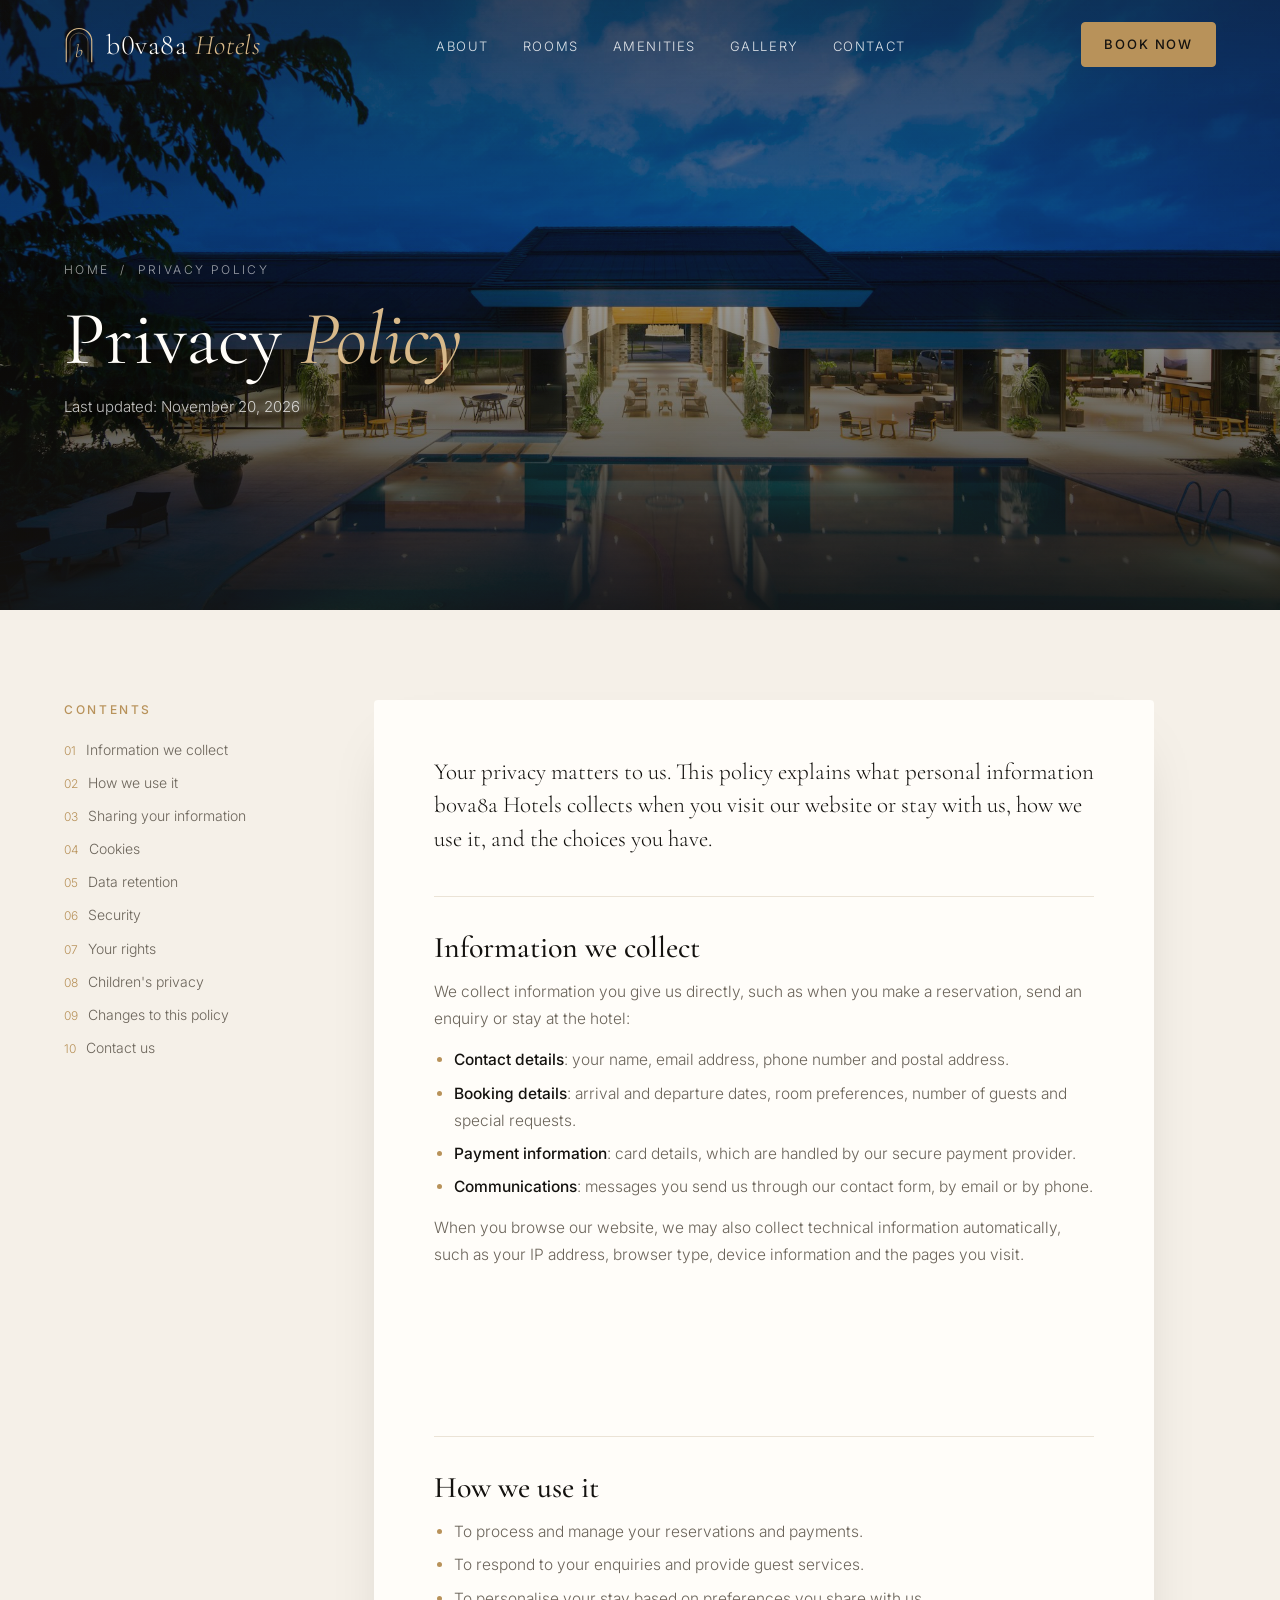
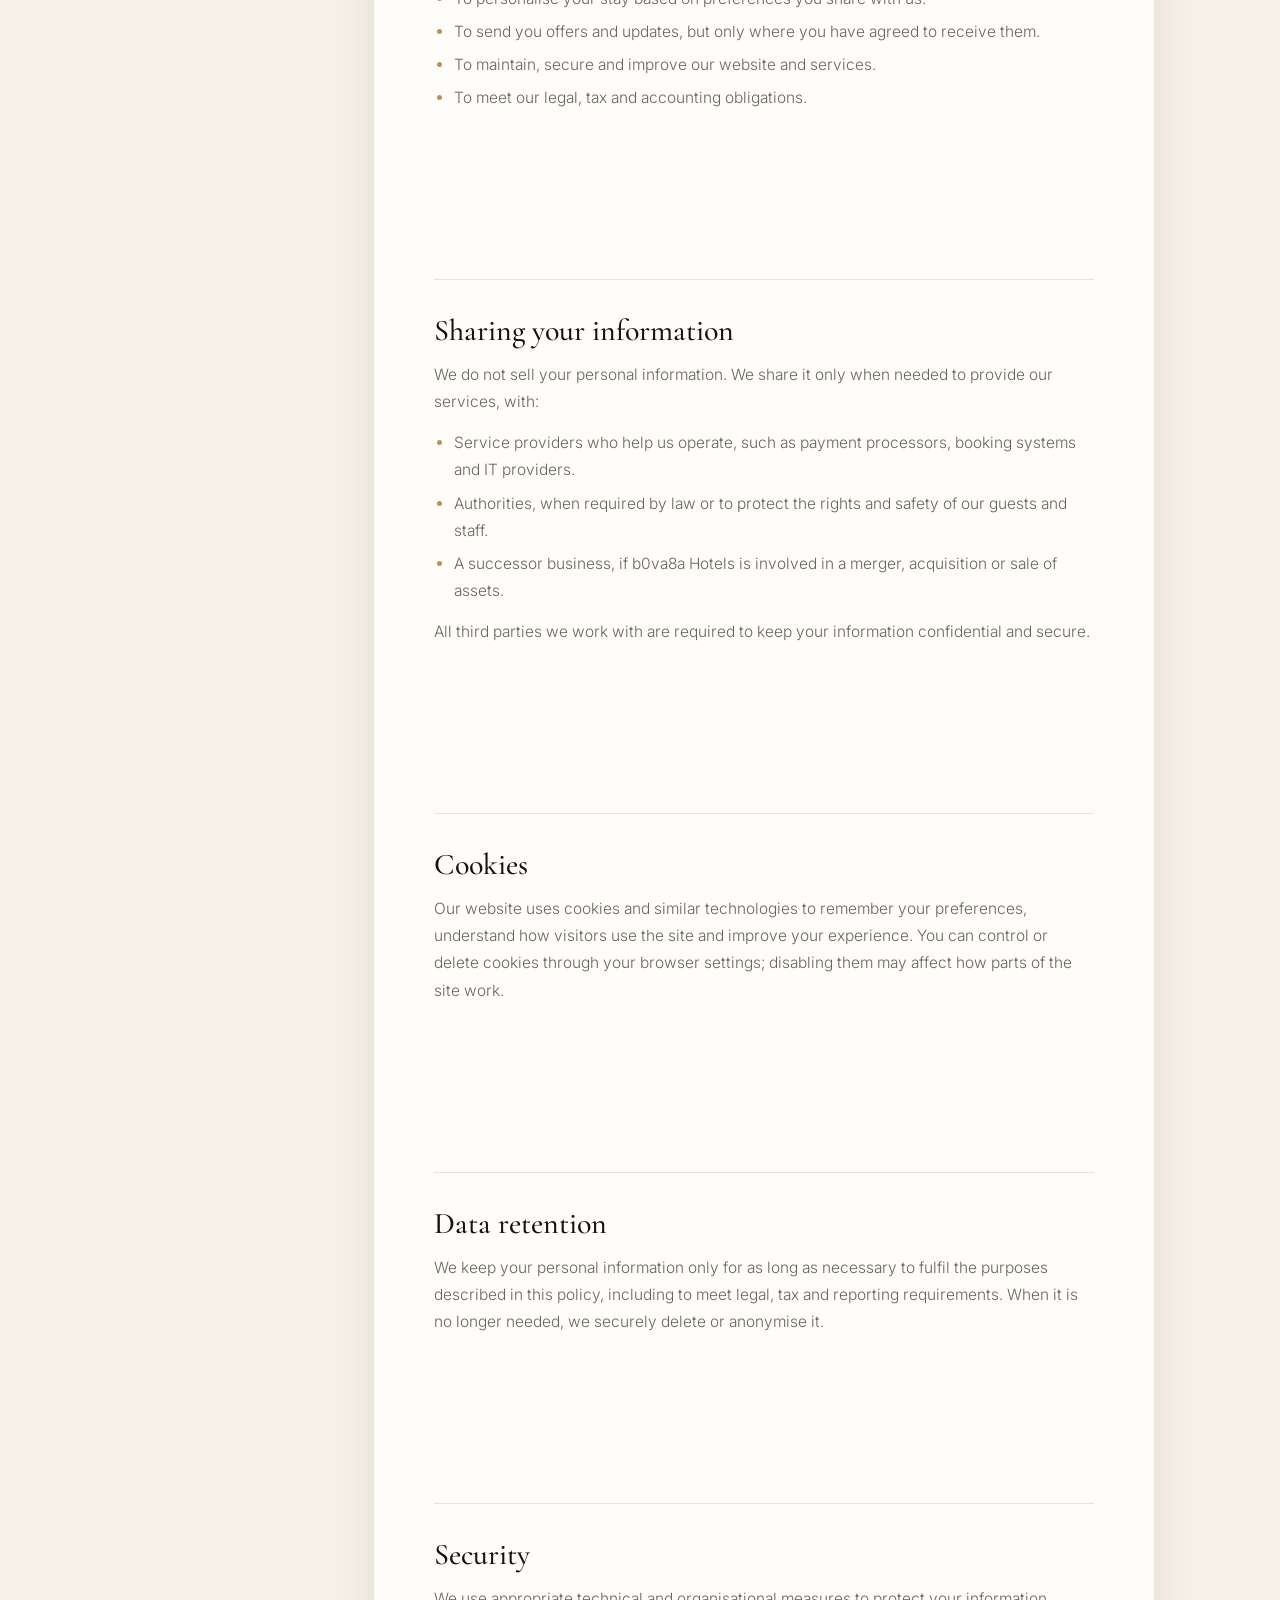
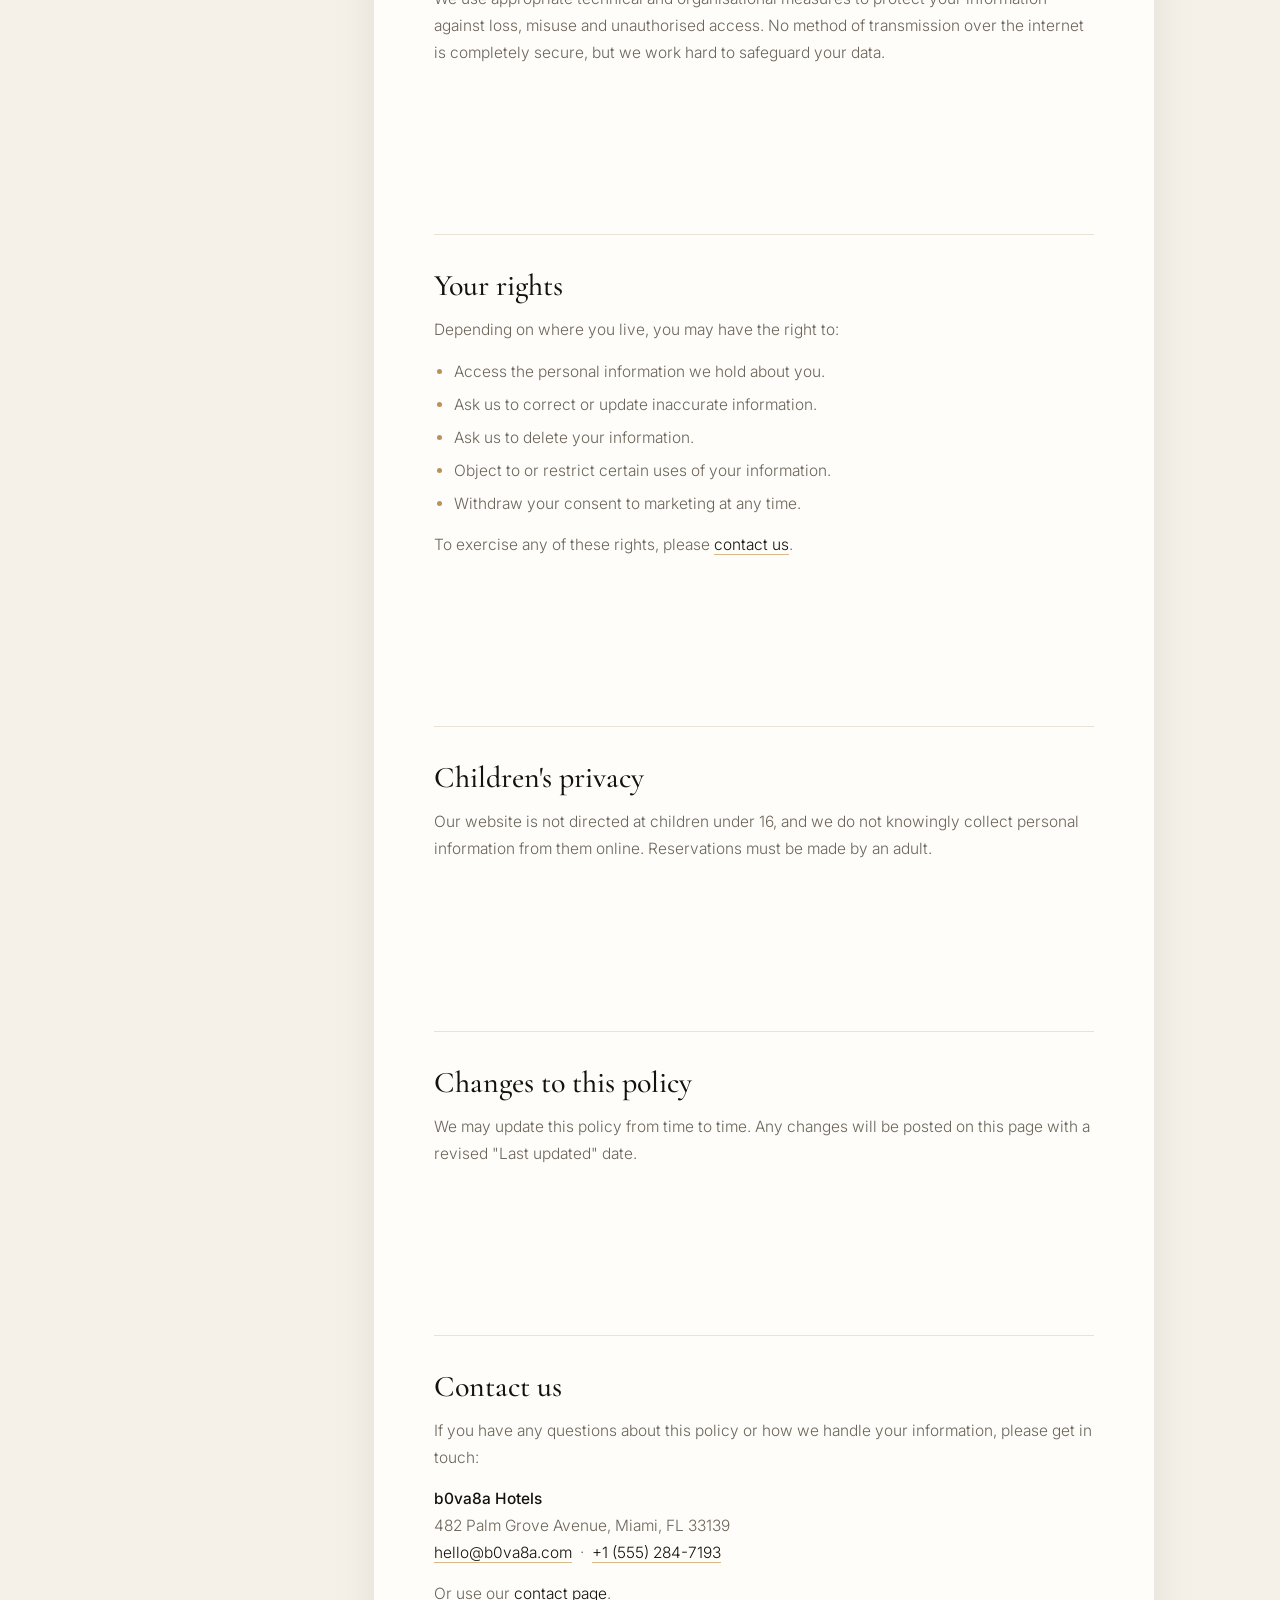
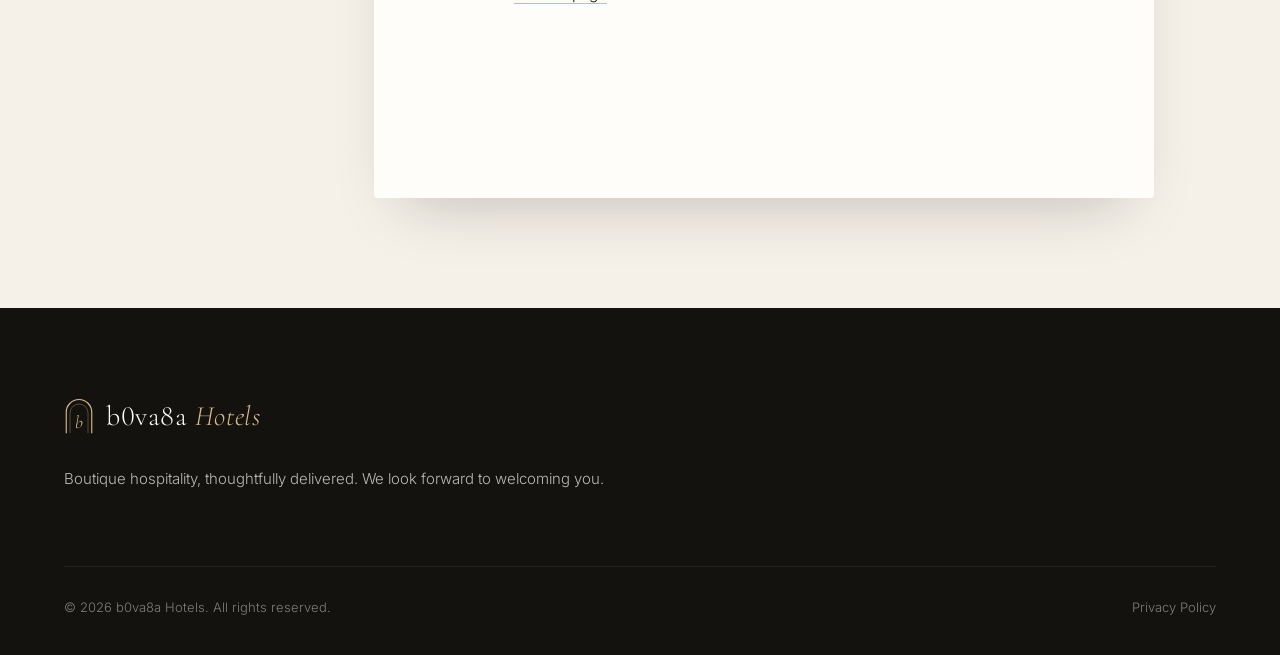
<file: privacy.html>
<!doctype html>
<html lang="en">
<head>
  <meta charset="utf-8">
  <meta name="viewport" content="width=device-width, initial-scale=1">
  <title>Privacy Policy — b0va8a Hotels</title>
  <meta name="description" content="How b0va8a Hotels collects, uses and protects your personal information.">
  <meta name="theme-color" content="#14120f">
  <link rel="icon" href="favicon.svg" type="image/svg+xml">
  <link rel="preconnect" href="https://fonts.googleapis.com">
  <link rel="preconnect" href="https://fonts.gstatic.com" crossorigin>
  <link href="https://fonts.googleapis.com/css2?family=Cormorant+Garamond:ital,wght@0,400;0,500;0,600;1,400&family=Inter:wght@300;400;500;600&display=swap" rel="stylesheet">
  <link rel="stylesheet" href="styles.css">
  <style>
    .page-hero {
      position: relative; min-height: clamp(360px, 48vh, 500px); display: flex; align-items: flex-end; color: var(--white);
      background:
        linear-gradient(180deg, rgba(20,18,15,.65) 0%, rgba(20,18,15,.4) 45%, rgba(20,18,15,.9) 100%),
        url("gallery-1.jpg") center / cover no-repeat,
        radial-gradient(ellipse at 70% 30%, #5a4632 0%, #2a221a 45%, #14120f 100%);
    }
    .page-hero .container { padding-top: 140px; padding-bottom: 70px; }
    .page-hero h1 { font-size: clamp(44px, 6.5vw, 76px); font-weight: 400; margin-bottom: 14px; }
    .page-hero h1 em { color: var(--gold-light); }
    .page-hero p { color: rgba(255,255,255,.75); margin: 0; font-size: 15px; }
    .page-hero h1, .page-hero p { text-shadow: 0 2px 24px rgba(0,0,0,.35); }
    .crumbs { font-size: 12px; letter-spacing: .2em; text-transform: uppercase; color: rgba(255,255,255,.6); margin-bottom: 18px; }
    .crumbs a:hover { color: var(--gold-light); }

    .policy { padding: 90px 0 110px; }
    .policy-layout { display: grid; grid-template-columns: 240px 1fr; gap: 70px; align-items: start; }
    .toc { position: sticky; top: 110px; }
    .toc h4 { font-size: 12px; letter-spacing: .22em; text-transform: uppercase; font-weight: 500; color: var(--gold); margin: 0 0 18px; }
    .toc ol { list-style: none; margin: 0; padding: 0; display: grid; gap: 10px; counter-reset: toc; }
    .toc li { counter-increment: toc; font-size: 14px; color: var(--stone); }
    .toc li::before { content: counter(toc, decimal-leading-zero); color: var(--gold); margin-right: 10px; font-size: 12px; }
    .toc a:hover { color: var(--ink); }

    .policy-body { background: var(--white); border-radius: var(--radius); padding: 56px 60px; box-shadow: 0 30px 60px -30px rgba(20,18,15,.25); max-width: 780px; }
    .policy-body .lead { font-family: var(--serif); font-size: 23px; line-height: 1.45; color: var(--ink); margin: 0 0 40px; }
    .policy-body section { padding-top: 34px; margin-top: 34px; border-top: 1px solid var(--sand-2); scroll-margin-top: 110px; }
    .policy-body h2 { font-size: 30px; margin-bottom: 14px; }
    .policy-body p, .policy-body li { color: var(--stone); font-size: 15.5px; line-height: 1.75; }
    .policy-body p { margin: 0 0 14px; }
    .policy-body ul { margin: 0 0 14px; padding-left: 20px; }
    .policy-body li { margin-bottom: 6px; }
    .policy-body li::marker { color: var(--gold); }
    .policy-body strong { color: var(--ink); font-weight: 500; }
    .policy-body a { color: var(--ink); border-bottom: 1px solid var(--gold-light); }
    .policy-body a:hover { color: var(--gold); }

    @media (max-width: 1000px) {
      .policy-layout { grid-template-columns: 1fr; gap: 40px; }
      .toc { position: static; }
    }
    @media (max-width: 600px) {
      .policy { padding: 60px 0 80px; }
      .policy-body { padding: 36px 24px; }
      .policy-body .lead { font-size: 20px; }
    }
  </style>
</head>
<body>

  <!-- Header -->
  <header class="header" id="header">
    <div class="container nav">
      <a href="index.html" class="logo"><svg class="logo-mark" viewBox="0 0 40 48" aria-hidden="true"><path d="M3 47V19a17 17 0 0 1 34 0v28" fill="none" stroke="currentColor" stroke-width="1.5"/><path d="M8 47V20a12 12 0 0 1 24 0v27" fill="none" stroke="currentColor" stroke-width=".75" opacity=".6"/><text x="20" y="40" text-anchor="middle" font-family="Cormorant Garamond, Georgia, serif" font-size="24" font-style="italic" fill="currentColor">b</text></svg><span class="logo-word">b0va8a <span>Hotels</span></span></a>
      <ul class="nav-links" id="navLinks">
        <li><a href="index.html#about">About</a></li>
        <li><a href="index.html#rooms">Rooms</a></li>
        <li><a href="index.html#amenities">Amenities</a></li>
        <li><a href="index.html#gallery">Gallery</a></li>
        <li><a href="contact.html">Contact</a></li>
      </ul>
      <a href="contact.html" class="btn nav-cta">Book Now</a>
      <button class="menu-toggle" id="menuToggle" aria-label="Open menu" aria-expanded="false">
        <svg width="26" height="26" viewBox="0 0 24 24" fill="none" stroke="currentColor" stroke-width="1.5"><path d="M3 7h18M3 12h18M3 17h18"/></svg>
      </button>
    </div>
  </header>

  <main>
    <section class="page-hero">
      <div class="container">
        <div class="crumbs"><a href="index.html">Home</a> &nbsp;/&nbsp; Privacy Policy</div>
        <h1>Privacy <em>Policy</em></h1>
        <p>Last updated: November 20, 2026</p>
      </div>
    </section>

    <section class="policy">
      <div class="container policy-layout">
        <aside class="toc">
          <h4>Contents</h4>
          <ol>
            <li><a href="#collect">Information we collect</a></li>
            <li><a href="#use">How we use it</a></li>
            <li><a href="#share">Sharing your information</a></li>
            <li><a href="#cookies">Cookies</a></li>
            <li><a href="#retention">Data retention</a></li>
            <li><a href="#security">Security</a></li>
            <li><a href="#rights">Your rights</a></li>
            <li><a href="#children">Children's privacy</a></li>
            <li><a href="#changes">Changes to this policy</a></li>
            <li><a href="#contact">Contact us</a></li>
          </ol>
        </aside>

        <article class="policy-body">
          <p class="lead">Your privacy matters to us. This policy explains what personal information b0va8a Hotels collects when you visit our website or stay with us, how we use it, and the choices you have.</p>

          <section id="collect">
            <h2>Information we collect</h2>
            <p>We collect information you give us directly, such as when you make a reservation, send an enquiry or stay at the hotel:</p>
            <ul>
              <li><strong>Contact details</strong>: your name, email address, phone number and postal address.</li>
              <li><strong>Booking details</strong>: arrival and departure dates, room preferences, number of guests and special requests.</li>
              <li><strong>Payment information</strong>: card details, which are handled by our secure payment provider.</li>
              <li><strong>Communications</strong>: messages you send us through our contact form, by email or by phone.</li>
            </ul>
            <p>When you browse our website, we may also collect technical information automatically, such as your IP address, browser type, device information and the pages you visit.</p>
          </section>

          <section id="use">
            <h2>How we use it</h2>
            <ul>
              <li>To process and manage your reservations and payments.</li>
              <li>To respond to your enquiries and provide guest services.</li>
              <li>To personalise your stay based on preferences you share with us.</li>
              <li>To send you offers and updates, but only where you have agreed to receive them.</li>
              <li>To maintain, secure and improve our website and services.</li>
              <li>To meet our legal, tax and accounting obligations.</li>
            </ul>
          </section>

          <section id="share">
            <h2>Sharing your information</h2>
            <p>We do not sell your personal information. We share it only when needed to provide our services, with:</p>
            <ul>
              <li>Service providers who help us operate, such as payment processors, booking systems and IT providers.</li>
              <li>Authorities, when required by law or to protect the rights and safety of our guests and staff.</li>
              <li>A successor business, if b0va8a Hotels is involved in a merger, acquisition or sale of assets.</li>
            </ul>
            <p>All third parties we work with are required to keep your information confidential and secure.</p>
          </section>

          <section id="cookies">
            <h2>Cookies</h2>
            <p>Our website uses cookies and similar technologies to remember your preferences, understand how visitors use the site and improve your experience. You can control or delete cookies through your browser settings; disabling them may affect how parts of the site work.</p>
          </section>

          <section id="retention">
            <h2>Data retention</h2>
            <p>We keep your personal information only for as long as necessary to fulfil the purposes described in this policy, including to meet legal, tax and reporting requirements. When it is no longer needed, we securely delete or anonymise it.</p>
          </section>

          <section id="security">
            <h2>Security</h2>
            <p>We use appropriate technical and organisational measures to protect your information against loss, misuse and unauthorised access. No method of transmission over the internet is completely secure, but we work hard to safeguard your data.</p>
          </section>

          <section id="rights">
            <h2>Your rights</h2>
            <p>Depending on where you live, you may have the right to:</p>
            <ul>
              <li>Access the personal information we hold about you.</li>
              <li>Ask us to correct or update inaccurate information.</li>
              <li>Ask us to delete your information.</li>
              <li>Object to or restrict certain uses of your information.</li>
              <li>Withdraw your consent to marketing at any time.</li>
            </ul>
            <p>To exercise any of these rights, please <a href="#contact">contact us</a>.</p>
          </section>

          <section id="children">
            <h2>Children's privacy</h2>
            <p>Our website is not directed at children under 16, and we do not knowingly collect personal information from them online. Reservations must be made by an adult.</p>
          </section>

          <section id="changes">
            <h2>Changes to this policy</h2>
            <p>We may update this policy from time to time. Any changes will be posted on this page with a revised "Last updated" date.</p>
          </section>

          <section id="contact">
            <h2>Contact us</h2>
            <p>If you have any questions about this policy or how we handle your information, please get in touch:</p>
            <p><strong>b0va8a Hotels</strong><br>482 Palm Grove Avenue, Miami, FL 33139<br><a href="mailto:hello@b0va8a.com">hello@b0va8a.com</a> &nbsp;·&nbsp; <a href="tel:+15552847193">+1 (555) 284-7193</a></p>
            <p>Or use our <a href="contact.html">contact page</a>.</p>
          </section>
        </article>
      </div>
    </section>
  </main>

  <!-- Footer -->
  <footer class="footer">
    <div class="container">
      <div class="footer-grid">
        <div>
          <a href="index.html" class="logo"><svg class="logo-mark" viewBox="0 0 40 48" aria-hidden="true"><path d="M3 47V19a17 17 0 0 1 34 0v28" fill="none" stroke="currentColor" stroke-width="1.5"/><path d="M8 47V20a12 12 0 0 1 24 0v27" fill="none" stroke="currentColor" stroke-width=".75" opacity=".6"/><text x="20" y="40" text-anchor="middle" font-family="Cormorant Garamond, Georgia, serif" font-size="24" font-style="italic" fill="currentColor">b</text></svg><span class="logo-word">b0va8a <span>Hotels</span></span></a>
          <p>Boutique hospitality, thoughtfully delivered. We look forward to welcoming you.</p>
        </div>
      </div>
      <div class="footer-bottom">
        <span>© <span id="year"></span> b0va8a Hotels. All rights reserved.</span>
        <span><a href="privacy.html" aria-current="page">Privacy Policy</a></span>
      </div>
    </div>
  </footer>

  <script>
    const header = document.getElementById('header');
    const onScroll = () => header.classList.toggle('scrolled', window.scrollY > 40);
    onScroll();
    window.addEventListener('scroll', onScroll, { passive: true });

    const toggle = document.getElementById('menuToggle');
    const links = document.getElementById('navLinks');
    toggle.addEventListener('click', () => {
      const open = links.classList.toggle('open');
      toggle.setAttribute('aria-expanded', open);
    });

    document.getElementById('year').textContent = new Date().getFullYear();
  </script>
</body>
</html>
</file>
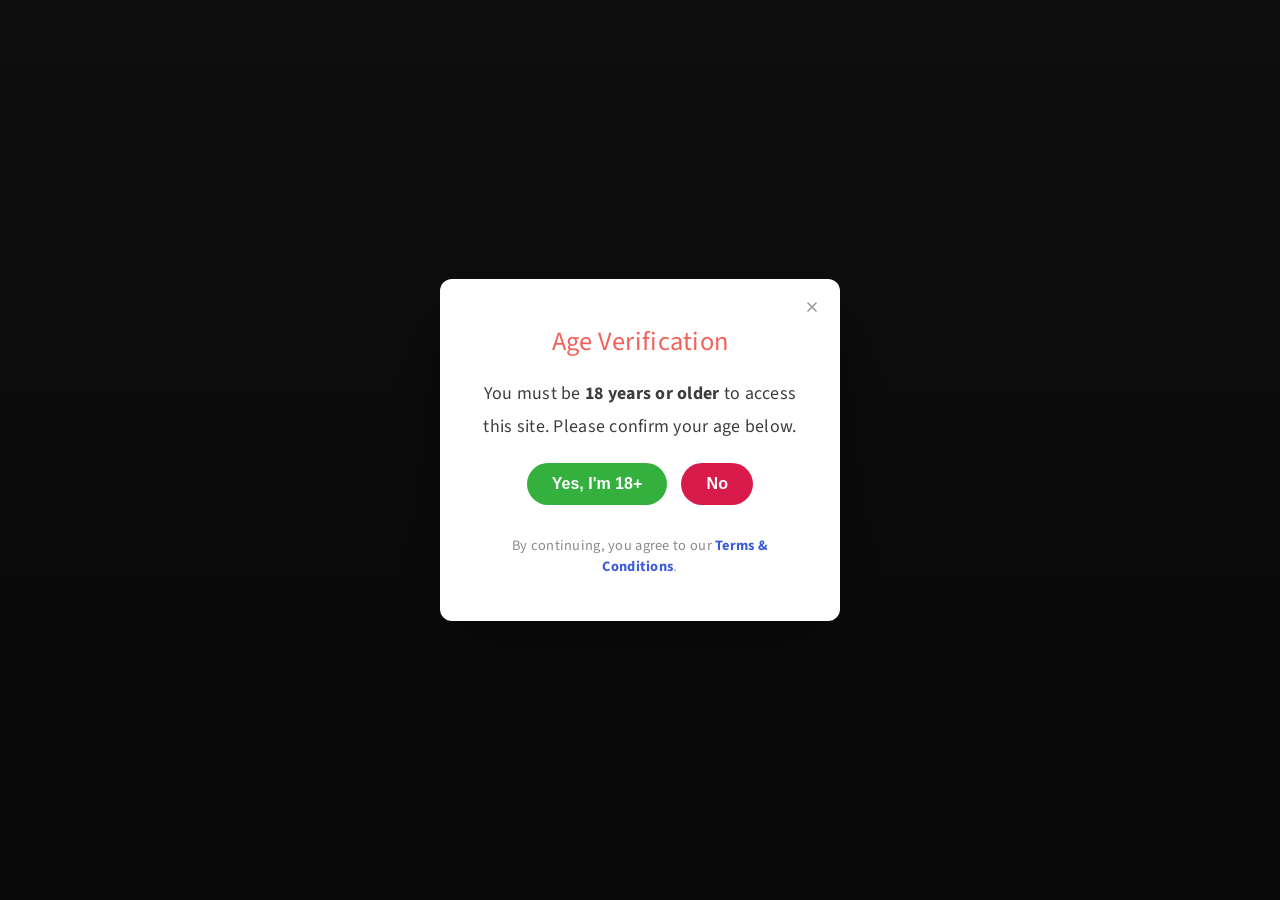
<file: verify.html>
<!DOCTYPE html>
<html lang="en">
<head>
  <meta charset="UTF-8" />
  <meta name="viewport" content="width=device-width, initial-scale=1.0" />
  <title>Age Verification | Jackpot City Coffee Café</title>
  <meta name="robots" content="noindex" />
  <link rel="preconnect" href="https://fonts.googleapis.com" />
  <link rel="preconnect" href="https://fonts.gstatic.com" crossorigin />
  <link href="https://fonts.googleapis.com/css2?family=Source+Sans+3:wght@400;600;700&display=swap" rel="stylesheet" />

  <script>
    /* ============================================================
       SETTINGS: edit these values
       ============================================================ */
    const CONFIG = {
      // Background image for desktop / larger screens
      BACKGROUND_IMAGE: "https://ik.imagekit.io/v3c8xxz93/bov-desk.webp",

      // Background image for phones (screens 768px wide or less)
      BACKGROUND_IMAGE_MOBILE: "https://ik.imagekit.io/v3c8xxz93/bov-mob.webp",

      // Where to send the visitor when they click "Yes, I'm 18+"
      YES_URL: "index.html",

      // Where to send the visitor when they click "No"
      NO_URL: "https://www.google.com",

      // Where to send the visitor when they click the "×" close button
      CLOSE_URL: "https://www.google.com",

      // Link for "Terms & Conditions" (replace "#" with your terms page)
      TERMS_URL: "#"
    };
  </script>

  <style>
    :root {
      /* Colors: change these to restyle the popup */
      --popup-bg: #ffffff;
      --title: #f0625a;
      --text: #3d3d3d;
      --muted: #8a8a8a;
      --yes: #34b03f;
      --yes-hover: #2b9634;
      --no: #d81b4a;
      --no-hover: #b8153d;
      --link: #3b5bdb;

      /* Background blur and overlay */
      --blur: 6px;
      --overlay-top: rgba(0, 0, 0, .45);
      --overlay-bottom: rgba(0, 0, 0, .65);
    }
    * { box-sizing: border-box; margin: 0; padding: 0; }
    html, body { height: 100%; }
    body {
      font-family: "Source Sans 3", "Segoe UI", system-ui, sans-serif;
      min-height: 100vh;
      background-color: #1a1a1a;
      overflow: hidden;
    }

    /* Background image layer: fills the full screen, blurred */
    .bg {
      position: fixed;
      inset: 0;
      height: 100vh;
      height: 100dvh;
      background-image: var(--bg-desk);
      background-size: 100% 100%; /* show the whole image, no crop/zoom */
      background-position: center center;
      background-repeat: no-repeat;
      filter: blur(var(--blur));
      z-index: 0;
    }
    @media (max-width: 768px) {
      .bg { background-image: var(--bg-mob, var(--bg-desk)); }
    }

    /* Overlay on top of the image */
    .overlay {
      position: fixed;
      inset: 0;
      z-index: 0;
      background: linear-gradient(180deg, var(--overlay-top), var(--overlay-bottom));
    }

    /* Full-screen layer that keeps the popup dead center */
    .stage {
      position: fixed;
      inset: 0;
      z-index: 1;
      display: flex;
      padding: 24px 16px;
      overflow-y: auto;
    }
    .card {
      position: relative;
      margin: auto;
      width: min(400px, 100%);
      background: var(--popup-bg);
      border-radius: 12px;
      padding: 48px 36px 44px;
      text-align: center;
      box-shadow: 0 24px 60px -18px rgba(0, 0, 0, .6);
      animation: pop .35s ease both;
    }
    @keyframes pop { from { opacity: 0; transform: scale(.94); } }

    h1 {
      color: var(--title);
      font-size: 1.65rem;
      font-weight: 400;
      line-height: 1.2;
      letter-spacing: .01em;
    }
    .sub {
      color: var(--text);
      font-size: 1.12rem;
      line-height: 1.85;
      letter-spacing: .015em;
      margin: 18px 0 20px;
    }
    .sub strong { font-weight: 700; }

    .actions { display: flex; justify-content: center; gap: 14px; flex-wrap: wrap; }
    .btn {
      font-family: Arial, Helvetica, sans-serif;
      font-size: 1rem;
      font-weight: 700;
      color: #fff;
      border: 0;
      border-radius: 999px;
      padding: 12px 25px;
      cursor: pointer;
      transition: background .2s, transform .15s;
    }
    .btn:hover { transform: translateY(-1px); }
    .btn:active { transform: translateY(0); }
    .btn:focus-visible { outline: 3px solid rgba(59, 91, 219, .5); outline-offset: 3px; }
    .btn-yes { background: var(--yes); }
    .btn-yes:hover { background: var(--yes-hover); }
    .btn-no { background: var(--no); min-width: 72px; }
    .btn-no:hover { background: var(--no-hover); }

    .close {
      position: absolute;
      top: 12px;
      right: 12px;
      width: 32px;
      height: 32px;
      display: grid;
      place-items: center;
      border: 0;
      border-radius: 50%;
      background: transparent;
      color: #9a9a9a;
      cursor: pointer;
      transition: background .2s, color .2s;
    }
    .close:hover { background: #f1f1f1; color: #333; }
    .close:focus-visible { outline: 3px solid rgba(59, 91, 219, .5); outline-offset: 2px; }
    .close svg { width: 16px; height: 16px; }

    .fine {
      margin-top: 30px;
      color: var(--muted);
      font-size: .9rem;
      letter-spacing: .02em;
    }
    .fine a { color: var(--link); font-weight: 700; text-decoration: none; }
    .fine a:hover { text-decoration: underline; }

    @media (max-width: 420px) {
      .card { padding: 38px 22px 32px; }
      .sub { font-size: 1.02rem; }
    }
    @media (prefers-reduced-motion: reduce) {
      * { animation: none !important; transition: none !important; }
    }
  </style>
</head>
<body>

  <div class="bg" id="bg" aria-hidden="true"></div>
  <div class="overlay" aria-hidden="true"></div>

  <div class="stage">
    <main class="card" role="dialog" aria-labelledby="title" aria-describedby="desc">
      <button class="close" id="closeBtn" type="button" aria-label="Close">
        <svg viewBox="0 0 24 24" fill="none" stroke="currentColor" stroke-width="2.5" stroke-linecap="round"><path d="M6 6l12 12M18 6L6 18"/></svg>
      </button>
      <h1 id="title">Age Verification</h1>
      <p class="sub" id="desc">You must be <strong>18 years or older</strong> to access this site. Please confirm your age below.</p>
      <div class="actions">
        <button class="btn btn-yes" id="yesBtn" type="button">Yes, I'm 18+</button>
        <button class="btn btn-no" id="noBtn" type="button">No</button>
      </div>
      <p class="fine">By continuing, you agree to our <a href="#" id="termsLink">Terms &amp; Conditions</a>.</p>
    </main>
  </div>

  <script>
    // Apply the desktop and mobile background images
    function cssUrl(u) { return 'url("' + u.replace(/"/g, '%22') + '")'; }
    var bg = document.getElementById("bg");
    if (CONFIG.BACKGROUND_IMAGE) bg.style.setProperty("--bg-desk", cssUrl(CONFIG.BACKGROUND_IMAGE));
    if (CONFIG.BACKGROUND_IMAGE_MOBILE) bg.style.setProperty("--bg-mob", cssUrl(CONFIG.BACKGROUND_IMAGE_MOBILE));

    document.getElementById("termsLink").href = CONFIG.TERMS_URL;

    document.getElementById("yesBtn").addEventListener("click", function () {
      window.location.href = CONFIG.YES_URL;
    });
    document.getElementById("noBtn").addEventListener("click", function () {
      window.location.href = CONFIG.NO_URL;
    });
    document.getElementById("closeBtn").addEventListener("click", function () {
      window.location.href = CONFIG.CLOSE_URL;
    });
  </script>
</body>
</html>
</file>
<file: styles.css>
:root {
  --ink: #14120f;
  --ink-2: #1f1c18;
  --sand: #f5f0e8;
  --sand-2: #ebe3d6;
  --stone: #6b645a;
  --gold: #b8925a;
  --gold-light: #d8b98a;
  --white: #fffdf9;
  --radius: 4px;
  --max: 1200px;
  --serif: "Cormorant Garamond", Georgia, serif;
  --sans: "Inter", system-ui, -apple-system, "Segoe UI", sans-serif;
}
*, *::before, *::after { box-sizing: border-box; }
html { scroll-behavior: smooth; }
body {
  margin: 0;
  font-family: var(--sans);
  font-weight: 300;
  color: var(--ink);
  background: var(--sand);
  line-height: 1.65;
  -webkit-font-smoothing: antialiased;
}
img { max-width: 100%; display: block; }
a { color: inherit; text-decoration: none; }
h1, h2, h3 { font-family: var(--serif); font-weight: 500; line-height: 1.1; margin: 0; }
/* Lining figures so "0" never reads as "o" in the serif (keeps "b0va8a" legible) */
h1, h2, h3, h4, .logo, .price, .stat strong { font-variant-numeric: lining-nums; font-feature-settings: "lnum" 1; }
.container { width: 100%; max-width: var(--max); margin: 0 auto; padding: 0 24px; }
.eyebrow {
  font-size: 12px; letter-spacing: .28em; text-transform: uppercase;
  color: var(--gold); font-weight: 500; margin-bottom: 18px; display: block;
}
.btn {
  display: inline-flex; align-items: center; gap: 10px;
  padding: 15px 30px; border-radius: var(--radius);
  font-family: var(--sans); font-size: 13px; letter-spacing: .14em; text-transform: uppercase; font-weight: 500;
  border: 1px solid var(--gold); background: var(--gold); color: var(--ink);
  cursor: pointer; transition: background .25s, color .25s, border-color .25s;
}
.btn:hover { background: var(--gold-light); border-color: var(--gold-light); }
.btn-ghost { background: transparent; color: var(--white); border-color: rgba(255,255,255,.5); }
.btn-ghost:hover { background: var(--white); color: var(--ink); border-color: var(--white); }

/* ---------- Header ---------- */
.header {
  position: fixed; inset: 0 0 auto 0; z-index: 50;
  transition: background .3s, box-shadow .3s, padding .3s;
  padding: 22px 0;
}
.header.scrolled { background: rgba(20,18,15,.94); backdrop-filter: blur(10px); padding: 14px 0; box-shadow: 0 1px 0 rgba(255,255,255,.06); }
.nav { display: flex; align-items: center; justify-content: space-between; gap: 24px; }
.logo { font-family: var(--serif); font-size: 28px; color: var(--white); letter-spacing: .02em; }
.logo { display: inline-flex; align-items: center; gap: 12px; line-height: 1; }
.logo-mark { width: 30px; height: 36px; flex: none; color: var(--gold-light); overflow: visible; }
.logo-word span { color: var(--gold-light); font-style: italic; }
.nav-links { display: flex; gap: 34px; list-style: none; margin: 0; padding: 0; }
.nav-links a { color: rgba(255,255,255,.85); font-size: 13px; letter-spacing: .12em; text-transform: uppercase; transition: color .2s; }
.nav-links a:hover { color: var(--gold-light); }
.nav-cta { padding: 11px 22px; }
.menu-toggle { display: none; background: none; border: 0; color: var(--white); cursor: pointer; padding: 6px; }

/* ---------- Hero ---------- */
.hero {
  position: relative; min-height: 100vh; min-height: 100svh;
  display: flex; align-items: center; color: var(--white);
  background:
    linear-gradient(180deg, rgba(20,18,15,.55) 0%, rgba(20,18,15,.25) 45%, rgba(20,18,15,.85) 100%),
    url("hero.jpg") center / cover no-repeat,
    radial-gradient(ellipse at 70% 30%, #5a4632 0%, #2a221a 45%, #14120f 100%);
}
.hero-content { padding-top: 90px; padding-bottom: 160px; max-width: 760px; }
.hero .eyebrow { color: var(--gold-light); text-shadow: 0 1px 12px rgba(0,0,0,.6); }
.hero h1, .hero p { text-shadow: 0 2px 24px rgba(0,0,0,.35); }
.hero h1 { font-size: clamp(46px, 8vw, 96px); font-weight: 400; margin-bottom: 22px; }
.hero h1 em { color: var(--gold-light); }
.hero p { font-size: clamp(16px, 2vw, 19px); color: rgba(255,255,255,.82); max-width: 560px; margin: 0 0 36px; }
.hero-actions { display: flex; gap: 14px; flex-wrap: wrap; }

/* ---------- Booking bar ---------- */
.booking-wrap { position: relative; z-index: 5; margin-top: -70px; }
.booking {
  background: var(--white); border-radius: var(--radius);
  box-shadow: 0 30px 60px -20px rgba(20,18,15,.35);
  display: grid; grid-template-columns: repeat(4, 1fr) auto; gap: 0; overflow: hidden;
}
.field { padding: 20px 24px; border-right: 1px solid var(--sand-2); display: flex; flex-direction: column; gap: 6px; }
.field label { font-size: 11px; letter-spacing: .2em; text-transform: uppercase; color: var(--stone); font-weight: 500; }
.field input, .field select {
  border: 0; background: transparent; font: 400 16px var(--sans); color: var(--ink); padding: 0; outline: none; width: 100%;
}
.booking .btn { border-radius: 0; padding: 0 38px; height: 100%; min-height: 84px; justify-content: center; }
.booking-msg { text-align: center; margin: 16px 0 0; color: var(--stone); font-size: 14px; min-height: 1.4em; }

/* ---------- Sections ---------- */
section { padding: 120px 0; }
.section-head { max-width: 640px; margin-bottom: 60px; }
.section-head h2 { font-size: clamp(36px, 5vw, 56px); }
.section-head p { color: var(--stone); font-size: 17px; margin: 18px 0 0; }
.center { text-align: center; margin-left: auto; margin-right: auto; }

/* About */
.about-grid { display: grid; grid-template-columns: 1.05fr 1fr; gap: 80px; align-items: center; }
.about-media { position: relative; aspect-ratio: 4/5; border-radius: var(--radius);
  background: url("lobby.jpg") center/cover, linear-gradient(150deg, #c9b597, #8a7559 60%, #4a3d2e);
}
.about-media::after {
  content: ""; position: absolute; inset: 24px -24px -24px 24px; border: 1px solid var(--gold); border-radius: var(--radius); z-index: -1;
}
.about-text h2 { font-size: clamp(36px, 4.5vw, 52px); margin-bottom: 24px; }
.about-text p { color: var(--stone); font-size: 17px; margin: 0 0 18px; }
.stats { display: grid; grid-template-columns: repeat(3, 1fr); gap: 20px; margin-top: 40px; padding-top: 34px; border-top: 1px solid var(--sand-2); }
.stat strong { display: block; font-family: var(--serif); font-size: 44px; font-weight: 500; color: var(--ink); line-height: 1; }
.stat span { font-size: 13px; color: var(--stone); letter-spacing: .06em; }

/* Rooms */
.rooms { background: var(--white); }
.room-grid { display: grid; grid-template-columns: repeat(3, 1fr); gap: 30px; }
.room { background: var(--sand); border-radius: var(--radius); overflow: hidden; display: flex; flex-direction: column; transition: transform .35s, box-shadow .35s; }
.room:hover { transform: translateY(-6px); box-shadow: 0 24px 40px -24px rgba(20,18,15,.35); }
.room-img { aspect-ratio: 4/3; background-size: cover; background-position: center; }
.room-img.r1 { background-image: url("room-deluxe.jpg"), linear-gradient(135deg, #d9c8ad, #a68d6b); }
.room-img.r2 { background-image: url("room-suite.jpg"), linear-gradient(135deg, #a9b2a3, #5f6b5c); }
.room-img.r3 { background-image: url("room-penthouse.jpg"), linear-gradient(135deg, #8d7a68, #3d332a); }
.room-body { padding: 28px; display: flex; flex-direction: column; flex: 1; }
.room h3 { font-size: 30px; margin-bottom: 8px; }
.room-meta { display: flex; gap: 16px; font-size: 13px; color: var(--stone); margin-bottom: 14px; flex-wrap: wrap; }
.room p { color: var(--stone); margin: 0 0 24px; font-size: 15px; }
.room-foot { margin-top: auto; display: flex; justify-content: space-between; align-items: center; padding-top: 20px; border-top: 1px solid var(--sand-2); }
.price { font-family: var(--serif); font-size: 28px; }
.price small { font-family: var(--sans); font-size: 13px; color: var(--stone); }
.link-arrow { font-size: 12px; letter-spacing: .16em; text-transform: uppercase; font-weight: 500; color: var(--gold); }
.link-arrow:hover { color: var(--ink); }

/* Amenities */
.amenities { background: var(--ink); color: var(--white); }
.amenities .section-head p { color: rgba(255,255,255,.65); }
.amenity-grid { display: grid; grid-template-columns: repeat(3, 1fr); gap: 1px; background: rgba(255,255,255,.08); border: 1px solid rgba(255,255,255,.08); }
.amenity { background: var(--ink); padding: 44px 36px; transition: background .3s; }
.amenity:hover { background: var(--ink-2); }
.amenity svg { width: 34px; height: 34px; stroke: var(--gold-light); margin-bottom: 22px; }
.amenity h3 { font-size: 26px; margin-bottom: 10px; }
.amenity p { color: rgba(255,255,255,.62); margin: 0; font-size: 15px; }

/* Gallery */
.gallery-grid { display: grid; grid-template-columns: repeat(4, 1fr); grid-auto-rows: 240px; gap: 16px; }
.g { border-radius: var(--radius); background-size: cover; background-position: center; }
.g1 { grid-column: span 2; grid-row: span 2; background-image: url("gallery-1.jpg"), linear-gradient(160deg, #b9a184, #6e5a43); }
.g2 { background-image: url("gallery-2.jpg"), linear-gradient(160deg, #9fb0b4, #4f6266); }
.g3 { background-image: url("gallery-3.jpg"), linear-gradient(160deg, #d4bf9e, #9c7f58); }
.g4 { grid-column: span 2; background-image: url("gallery-4.jpg"), linear-gradient(160deg, #6f6152, #2d261f); }

/* Testimonials */
.testimonials { background: var(--sand-2); }
.quote-grid { display: grid; grid-template-columns: repeat(3, 1fr); gap: 30px; }
.quote { background: var(--white); padding: 40px 34px; border-radius: var(--radius); }
.stars { color: var(--gold); letter-spacing: 4px; font-size: 14px; margin-bottom: 18px; }
.quote blockquote { margin: 0 0 26px; font-family: var(--serif); font-size: 22px; line-height: 1.4; font-style: italic; }
.quote cite { font-style: normal; font-size: 13px; color: var(--stone); letter-spacing: .06em; }
.quote cite strong { display: block; color: var(--ink); font-weight: 500; font-size: 14px; }

/* CTA */
.cta {
  text-align: center; color: var(--white);
  background:
    linear-gradient(rgba(20,18,15,.72), rgba(20,18,15,.72)),
    url("cta.jpg") center/cover,
    radial-gradient(ellipse at 30% 50%, #5a4632, #14120f 75%);
}
.cta h2 { font-size: clamp(38px, 6vw, 68px); font-weight: 400; margin-bottom: 20px; }
.cta p { color: rgba(255,255,255,.75); max-width: 520px; margin: 0 auto 36px; font-size: 17px; }

/* Contact / footer */
.footer { background: var(--ink); color: rgba(255,255,255,.7); padding: 90px 0 36px; font-size: 15px; }
.footer-grid { display: grid; grid-template-columns: 1fr; gap: 50px; padding-bottom: 60px; border-bottom: 1px solid rgba(255,255,255,.08); }
.footer h4 { color: var(--white); font-size: 12px; letter-spacing: .22em; text-transform: uppercase; font-weight: 500; margin: 0 0 22px; }
.footer ul { list-style: none; margin: 0; padding: 0; display: grid; gap: 10px; }
.footer a:hover { color: var(--gold-light); }
.footer .logo { display: inline-flex; margin-bottom: 18px; }
.newsletter { display: flex; margin-top: 6px; border-bottom: 1px solid rgba(255,255,255,.25); }
.newsletter input { flex: 1; background: transparent; border: 0; color: var(--white); font: 300 15px var(--sans); padding: 12px 0; outline: none; min-width: 0; }
.newsletter input::placeholder { color: rgba(255,255,255,.4); }
.newsletter button { background: none; border: 0; color: var(--gold-light); cursor: pointer; font: 500 12px var(--sans); letter-spacing: .16em; text-transform: uppercase; }
.footer-bottom { display: flex; justify-content: space-between; gap: 20px; padding-top: 30px; font-size: 13px; color: rgba(255,255,255,.45); flex-wrap: wrap; }

/* Reveal animation */
.reveal { opacity: 0; transform: translateY(24px); transition: opacity .8s ease, transform .8s ease; }
.reveal.in { opacity: 1; transform: none; }
@media (prefers-reduced-motion: reduce) {
  html { scroll-behavior: auto; }
  .reveal { opacity: 1; transform: none; transition: none; }
}

/* ---------- Responsive ---------- */
@media (max-width: 1000px) {
  .booking { grid-template-columns: 1fr 1fr; }
  .field:nth-child(2n) { border-right: 0; }
  .field { border-bottom: 1px solid var(--sand-2); }
  .booking .btn { grid-column: 1 / -1; min-height: 64px; }
  .about-grid { grid-template-columns: 1fr; gap: 60px; }
  .about-media { aspect-ratio: 16/10; }
  .room-grid, .quote-grid { grid-template-columns: 1fr 1fr; }
  .amenity-grid { grid-template-columns: 1fr 1fr; }
  .footer-grid { grid-template-columns: 1fr; }
}
@media (max-width: 820px) {
  .nav-links, .nav-cta { display: none; }
  .menu-toggle { display: block; }
  .nav-links.open {
    display: flex; flex-direction: column; gap: 22px;
    position: absolute; top: 100%; left: 0; right: 0;
    background: rgba(20,18,15,.98); padding: 28px 24px 34px;
  }
  .header:has(.nav-links.open) { background: rgba(20,18,15,.98); }
}
@media (max-width: 640px) {
  .container { padding: 0 16px; }
  section { padding: 80px 0; }
  .booking { grid-template-columns: 1fr; }
  .field { border-right: 0; }
  .room-grid, .quote-grid, .amenity-grid { grid-template-columns: 1fr; }
  .gallery-grid { grid-template-columns: 1fr 1fr; grid-auto-rows: 160px; }
  .about-media::after { inset: 14px -10px -14px 14px; }
  .stats { gap: 12px; }
  .stat strong { font-size: 34px; }
  .footer-grid { grid-template-columns: 1fr; gap: 40px; }
}
</file>
